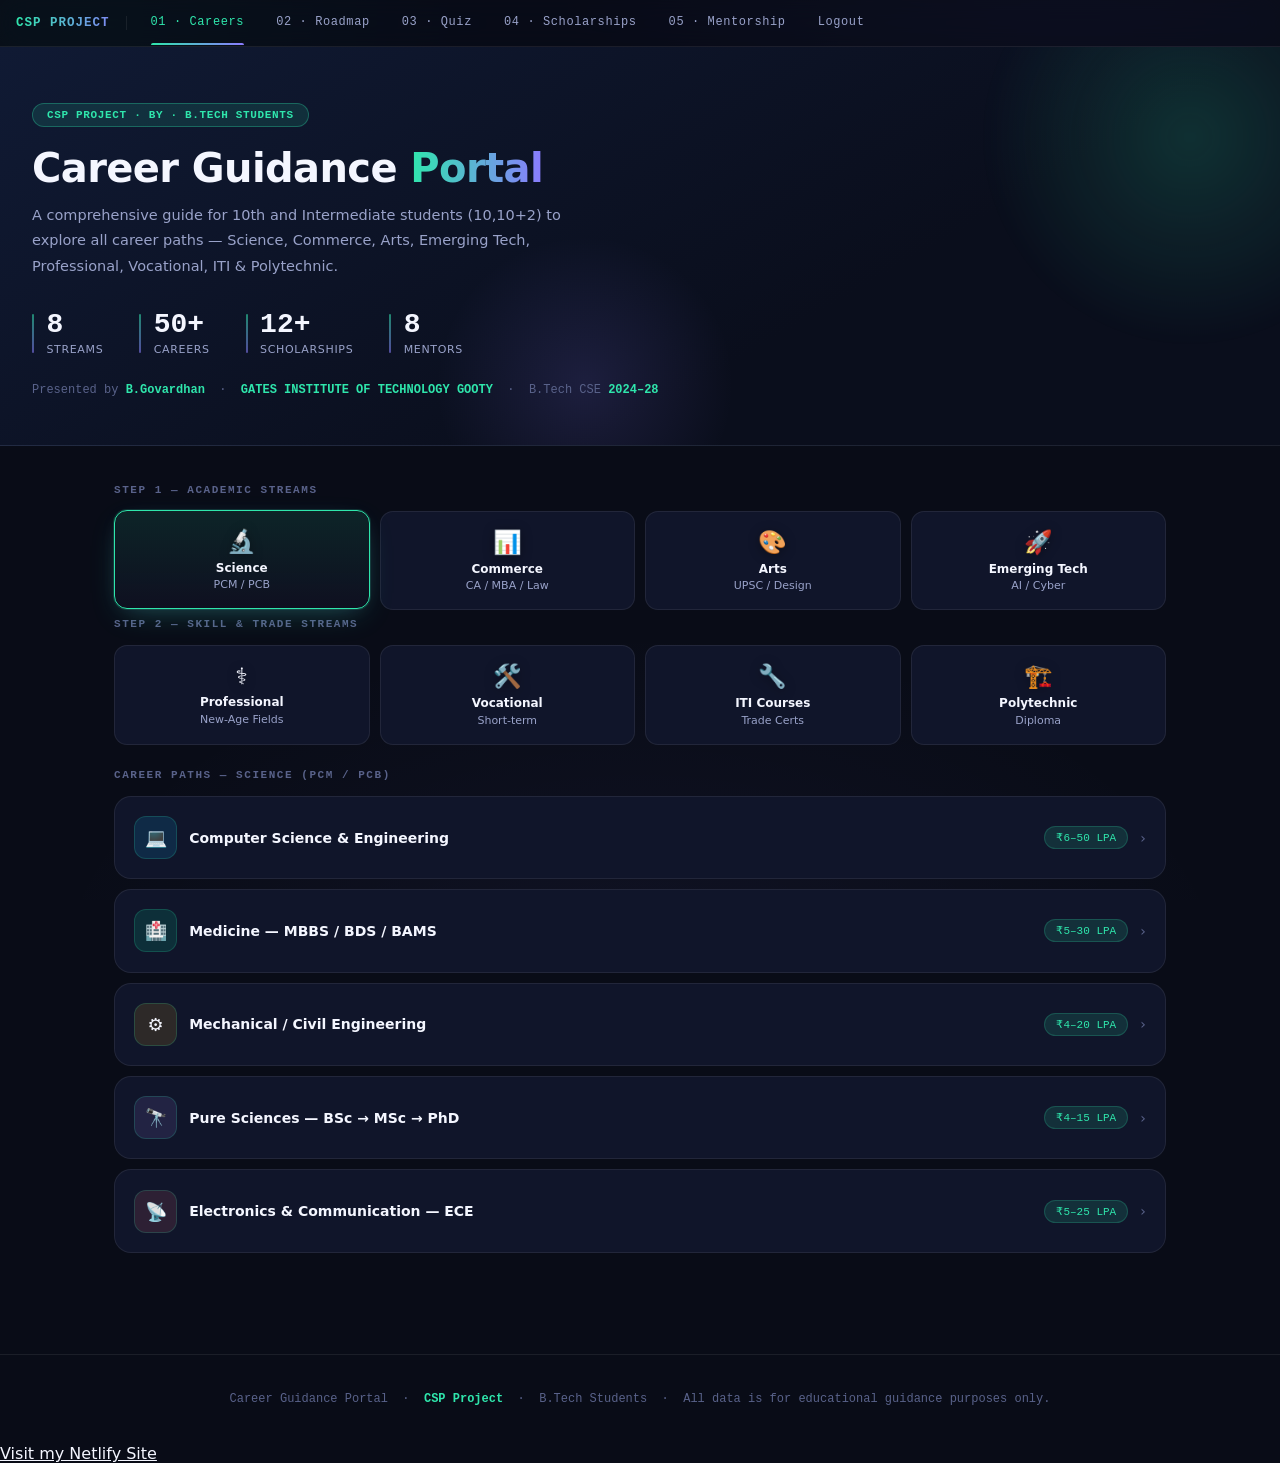
<file: index.html>
<!DOCTYPE html>
<html lang="en">
<head>
<meta charset="UTF-8">
<meta name="viewport" content="width=device-width, initial-scale=1.0">
<title>Career Guidance Portal — CSP Project By B.Tech Students</title>
<style>
/* ============================================================
   EDITABLE SETTINGS — change these to customise the portal
   ============================================================ */
:root {
  --accent:        #2dce88;   /* Main green accent — change to any colour */
  --accent2:       #0ea5e9;   /* Blue accent */
  --bg-page:       #080e23;   /* Page background */
  --bg-card:       #0a162f;   /* Card background */
  --bg-card2:      #051233;   /* Secondary card */
  --bg-nav:        #0f1325;   /* Nav bar */
  --text-primary:  #f0f4ff;   /* Main text */
  --text-sec:      #8b9ab8;   /* Muted text */
  --text-hint:     #4a5878;   /* Hint text */
  --border:        rgba(255,255,255,0.07); /* Card borders */
  --border-hover:  rgba(0,200,150,0.3);   /* Hover border */
  --font:          'Segoe UI', system-ui, sans-serif;
  --font-mono:     'Consolas', 'Courier New', monospace;

  /* EDITABLE: Project info shown in hero */
  --project-name:  "Career Guidance Portal";
  --college-name:  "GATES INSTITUTE OF TECHNOLOGY GOOTY";
  --batch:         "B.Tech CSE 2024–28";
}
/* ============================================================ */

*{box-sizing:border-box;margin:0;padding:0}
html{scroll-behavior:smooth}
body{font-family:var(--font);background:var(--bg-page);color:var(--text-primary);min-height:100vh}

/* SCROLLBAR */
::-webkit-scrollbar{width:6px;height:6px}
::-webkit-scrollbar-track{background:var(--bg-page)}
::-webkit-scrollbar-thumb{background:var(--accent);border-radius:3px}

/* NAV */
.topbar{background:var(--bg-nav);border-bottom:1px solid var(--border);position:sticky;top:0;z-index:100;display:flex;align-items:center;gap:0;padding:0 1rem;overflow-x:auto;scrollbar-width:none}
.topbar::-webkit-scrollbar{display:none}
.logo{font-size:13px;font-family:var(--font-mono);color:var(--accent);padding:0 1rem 0 0;border-right:1px solid var(--border);margin-right:.5rem;white-space:nowrap;flex-shrink:0}
.navbtn{padding:14px 16px;font-size:12px;font-family:var(--font-mono);color:var(--text-sec);background:none;border:none;cursor:pointer;white-space:nowrap;border-bottom:2px solid transparent;transition:all .15s;letter-spacing:.04em}
.navbtn:hover{color:var(--text-primary)}
.navbtn.act{color:var(--accent);border-bottom-color:var(--accent)}

/* HERO */
.hero{background:linear-gradient(135deg,#0d1a30 0%,#0b0f1a 60%);padding:3rem 2rem 2.5rem;position:relative;overflow:hidden;border-bottom:1px solid var(--border)}
.hero::before{content:'';position:absolute;right:-80px;top:-80px;width:320px;height:320px;border-radius:50%;background:radial-gradient(circle,rgba(0,200,150,.08),transparent 70%)}
.hero::after{content:'';position:absolute;left:40%;bottom:-40px;width:200px;height:200px;border-radius:50%;background:radial-gradient(circle,rgba(14,165,233,.05),transparent 70%)}
.hbadge{display:inline-block;background:rgba(0,200,150,.12);border:1px solid rgba(0,200,150,.25);color:var(--accent);font-size:11px;font-family:var(--font-mono);padding:4px 14px;border-radius:20px;margin-bottom:1rem;letter-spacing:.05em}
.htitle{font-size:clamp(22px,4vw,36px);font-weight:700;color:var(--text-primary);line-height:1.2;margin-bottom:.6rem;position:relative;z-index:1}
.htitle span{color:var(--accent)}
.hsub{font-size:14px;color:var(--text-sec);line-height:1.7;max-width:560px;position:relative;z-index:1}
.hstats{display:flex;gap:2rem;margin-top:1.75rem;flex-wrap:wrap;position:relative;z-index:1}
.hstat .n{font-size:26px;font-weight:700;color:var(--text-primary);font-family:var(--font-mono);line-height:1}
.hstat .l{font-size:11px;color:var(--text-sec);margin-top:3px;letter-spacing:.04em}
.hteam{margin-top:1.5rem;font-size:12px;color:var(--text-hint);font-family:var(--font-mono)}
.hteam span{color:var(--accent)}

/* MAIN */
.main{max-width:1100px;margin:0 auto;padding:2rem 1.5rem}

/* SECTION */
.section{display:none}.section.show{display:block}
.seclabel{font-size:11px;font-family:var(--font-mono);color:var(--text-hint);letter-spacing:.12em;text-transform:uppercase;margin-bottom:.875rem}

/* STREAM TABS */
.streamrow{display:grid;grid-template-columns:repeat(4,1fr);gap:8px;margin-bottom:.5rem}
.stab{background:var(--bg-card);border:1px solid var(--border);border-radius:12px;padding:.875rem .5rem;cursor:pointer;text-align:center;transition:all .15s}
.stab:hover{border-color:var(--border-hover)}
.stab.act{border-color:var(--accent);background:rgba(0,200,150,.06)}
.stab .si{font-size:22px;margin-bottom:5px}
.stab .sn{font-size:12px;font-weight:500;color:var(--text-primary);line-height:1.3}
.stab .sd{font-size:11px;color:var(--text-sec);margin-top:2px}

/* CAREER CARDS */
.ccard{background:var(--bg-card);border:1px solid var(--border);border-radius:14px;padding:1.1rem;margin-bottom:10px;cursor:pointer;transition:border-color .15s}
.ccard:hover{border-color:var(--border-hover)}
.ccard.open{border-color:var(--accent)}
.crow{display:flex;align-items:center;gap:11px}
.cicn{width:40px;height:40px;border-radius:10px;display:flex;align-items:center;justify-content:center;font-size:18px;flex-shrink:0}
.ctitle{font-size:14px;font-weight:500;color:var(--text-primary);flex:1}
.cbadge{font-size:11px;padding:3px 10px;border-radius:20px;font-family:var(--font-mono);background:rgba(0,200,150,.12);color:var(--accent);white-space:nowrap}
.carr{color:var(--text-hint);font-size:14px;transition:transform .2s}
.ccard.open .carr{transform:rotate(90deg)}
.cdetail{display:none;margin-top:.875rem;padding-top:.875rem;border-top:1px solid var(--border)}
.ccard.open .cdetail{display:block}
.csub{font-size:13px;color:var(--text-sec);line-height:1.7;margin-bottom:.875rem}
.dtags{display:flex;flex-wrap:wrap;gap:6px;margin-bottom:.875rem}
.dtag{font-size:11px;padding:3px 10px;border-radius:20px;font-family:var(--font-mono);border:1px solid}
.tblue{background:rgba(14,165,233,.1);border-color:rgba(14,165,233,.3);color:#38bdf8}
.tgreen{background:rgba(0,200,150,.1);border-color:rgba(0,200,150,.3);color:#00c896}
.tamber{background:rgba(251,191,36,.1);border-color:rgba(251,191,36,.3);color:#fbbf24}
.tpurple{background:rgba(167,139,250,.1);border-color:rgba(167,139,250,.3);color:#a78bfa}
.tcoral{background:rgba(251,113,133,.1);border-color:rgba(251,113,133,.3);color:#fb7185}
.tgray{background:rgba(148,163,184,.1);border-color:rgba(148,163,184,.3);color:#94a3b8}

.dg2{display:grid;grid-template-columns:1fr 1fr;gap:8px;margin-bottom:.875rem}
.dbox{background:var(--bg-card2);border-radius:10px;padding:.75rem;border:1px solid var(--border)}
.dh{font-size:11px;font-family:var(--font-mono);margin-bottom:.5rem;font-weight:500}
.dh.g{color:var(--accent)}.dh.r{color:#fbbf24}
.drow{font-size:12px;color:var(--text-sec);display:flex;gap:6px;margin-bottom:4px;line-height:1.5}
.drow.g::before{content:'▸';color:var(--accent);flex-shrink:0}
.drow.r::before{content:'▸';color:#fbbf24;flex-shrink:0}

.scopebar{margin-bottom:.5rem}
.sbrow{display:flex;justify-content:space-between;margin-bottom:4px}
.sbrow span{font-size:11px;color:var(--text-sec)}
.sbrow strong{font-size:11px;color:var(--text-primary)}
.bar{height:5px;background:rgba(255,255,255,.06);border-radius:4px;overflow:hidden}
.bf{height:100%;border-radius:4px;background:var(--accent);transition:width 1s ease}

/* ROADMAP */
.rmsteps{position:relative;padding-left:24px}
.rmstep{position:relative;margin-bottom:1.1rem}
.rmstep::before{content:'';position:absolute;left:-18px;top:5px;width:10px;height:10px;border-radius:50%;background:var(--accent);border:2px solid var(--bg-page);box-shadow:0 0 0 2px var(--accent)}
.rmstep::after{content:'';position:absolute;left:-14px;top:15px;width:2px;height:calc(100% + 4px);background:rgba(0,200,150,.2)}
.rmstep:last-child::after{display:none}
.ryear{font-size:11px;font-family:var(--font-mono);color:var(--accent);margin-bottom:2px}
.rtitle{font-size:14px;font-weight:500;color:var(--text-primary);margin-bottom:3px}
.rdesc{font-size:13px;color:var(--text-sec);line-height:1.6}

/* QUIZ */
.qwrap{background:var(--bg-card);border:1px solid var(--border);border-radius:16px;padding:1.75rem}
.qpbar{height:4px;background:rgba(255,255,255,.06);border-radius:4px;margin-bottom:1.25rem;overflow:hidden}
.qpfill{height:100%;background:var(--accent);border-radius:4px;transition:width .4s}
.qnum{font-size:11px;font-family:var(--font-mono);color:var(--text-hint);margin-bottom:.5rem}
.qtext{font-size:16px;font-weight:500;color:var(--text-primary);margin-bottom:1.25rem;line-height:1.55}
.qopts{display:flex;flex-direction:column;gap:8px}
.qopt{background:var(--bg-card2);border:1px solid var(--border);border-radius:10px;padding:.875rem 1.1rem;cursor:pointer;font-size:13px;color:var(--text-sec);transition:all .15s;text-align:left;font-family:var(--font)}
.qopt:hover{border-color:var(--border-hover);color:var(--text-primary)}
.qopt.sel{border-color:var(--accent);background:rgba(0,200,150,.08);color:var(--text-primary)}
.qnext{margin-top:1.1rem;background:var(--accent);color:#06151a;border:none;border-radius:10px;padding:.7rem 1.75rem;font-size:13px;font-weight:700;cursor:pointer;font-family:var(--font);transition:opacity .2s}
.qnext:disabled{opacity:.3;cursor:not-allowed}
.qresult{text-align:center;padding:1rem 0}
.qresult .big{font-size:48px;margin-bottom:.75rem}
.qresult .rtitle{font-size:20px;font-weight:700;color:var(--accent);margin-bottom:.75rem}
.qresult .rsub{font-size:14px;color:var(--text-sec);line-height:1.7;margin-bottom:1.25rem;max-width:500px;margin-left:auto;margin-right:auto}
.qresult .retake{background:transparent;border:1px solid rgba(0,200,150,.35);color:var(--accent);border-radius:10px;padding:.55rem 1.25rem;font-size:13px;cursor:pointer;font-family:var(--font)}

/* SCHOLARSHIPS */
.schcard{background:var(--bg-card);border:1px solid var(--border);border-radius:14px;padding:1.1rem;margin-bottom:10px}
.schhead{display:flex;justify-content:space-between;align-items:flex-start;gap:10px;margin-bottom:.5rem}
.schtitle{font-size:14px;font-weight:500;color:var(--text-primary)}
.schamt{font-size:11px;font-family:var(--font-mono);color:var(--accent);background:rgba(0,200,150,.1);border:1px solid rgba(0,200,150,.2);padding:3px 10px;border-radius:20px;white-space:nowrap}
.schdesc{font-size:13px;color:var(--text-sec);line-height:1.6;margin-bottom:.5rem}
.scheli{font-size:12px;color:var(--text-hint)}
.scheli strong{color:var(--text-sec)}

/* MENTORSHIP */
.mentcard{background:var(--bg-card);border:1px solid var(--border);border-radius:14px;padding:1.1rem;margin-bottom:10px;display:flex;gap:14px}
.mavatar{width:46px;height:46px;border-radius:50%;display:flex;align-items:center;justify-content:center;font-size:15px;font-weight:700;flex-shrink:0;letter-spacing:.03em}
.mname{font-size:14px;font-weight:500;color:var(--text-primary);margin-bottom:2px}
.mrole{font-size:12px;color:var(--text-sec);margin-bottom:.6rem}
.mqoute{font-size:13px;color:var(--text-sec);line-height:1.6;font-style:italic;border-left:2px solid var(--accent);padding-left:.875rem;margin-bottom:.5rem}
.mtopic{font-size:11px;font-family:var(--font-mono);color:var(--accent)}

/* GRID LAYOUTS */
.grid4{display:grid;grid-template-columns:repeat(auto-fit,minmax(180px,1fr));gap:10px;margin-bottom:1.5rem}
.mcard{background:var(--bg-card);border:1px solid var(--border);border-radius:12px;padding:1.1rem}
.mcard .ml{font-size:11px;color:var(--text-hint);margin-bottom:4px;font-family:var(--font-mono)}
.mcard .mv{font-size:22px;font-weight:700;color:var(--text-primary);line-height:1}
.mcard .ms{font-size:12px;color:var(--text-sec);margin-top:3px}

/* TIPS */
.tip{background:var(--bg-card);border:1px solid var(--border);border-left:3px solid var(--accent);border-radius:0 10px 10px 0;padding:.875rem 1.1rem;margin-bottom:8px;font-size:13px;color:var(--text-sec);line-height:1.65}
.tip strong{color:var(--text-primary);font-weight:500}

/* FOOTER */
.footer{text-align:center;padding:2rem;font-size:12px;color:var(--text-hint);border-top:1px solid var(--border);margin-top:3rem;font-family:var(--font-mono)}
.footer span{color:var(--accent)}

/* RESPONSIVE */
@media(max-width:640px){
  .streamrow{grid-template-columns:repeat(2,1fr)}
  .dg2{grid-template-columns:1fr}
  .hstats{gap:1.25rem}
  .main{padding:1.5rem 1rem}
}

@import url('https://fonts.googleapis.com/css2?family=Inter:wght@400;500;600;700;800&family=JetBrains+Mono:wght@400;500;600;700&display=swap');

/* ============================================================
   EDITABLE SETTINGS — change these to customise the portal
   ============================================================ */
:root {
  --accent:        #2fe6ac;   /* Main accent — emerald. Change to any colour */
  --accent-2:      #8b7bff;   /* Secondary accent — electric violet, used for gradients/glow */
  --accent-rgb:    47,230,172;
  --accent-2-rgb:  139,123,255;

  --bg-page:       #090c17;   /* Page background */
  --bg-card:       #10152a;   /* Card background */
  --bg-card2:      #0b0f1e;   /* Secondary card / inset panel */
  --bg-nav:        rgba(9,12,23,.72);  /* Nav bar (glass) */
  --bg-elevated:   #151b36;   /* Hover / raised surfaces */

  --text-primary:  #f4f6ff;   /* Main text */
  --text-sec:      #99a2c9;   /* Muted text */
  --text-hint:     #59628a;   /* Hint text */

  --border:        rgba(255,255,255,.075);  /* Card borders */
  --border-hover:  rgba(47,230,172,.4);     /* Hover border */

  --font:          'Inter', 'Segoe UI', system-ui, sans-serif;
  --font-mono:     'JetBrains Mono', 'Consolas', 'Courier New', monospace;

  --r-sm:  9px;
  --r-md:  13px;
  --r-lg:  17px;
  --r-xl:  24px;

  --ease:      cubic-bezier(.4,0,.2,1);
  --ease-out:  cubic-bezier(.16,1,.3,1);

  --shadow-sm:   0 1px 2px rgba(0,0,0,.45);
  --shadow-md:   0 10px 28px -10px rgba(0,0,0,.6);
  --shadow-glow: 0 0 0 1px rgba(var(--accent-rgb),.16),
                 0 10px 32px -10px rgba(var(--accent-rgb),.30),
                 0 4px 22px -10px rgba(var(--accent-2-rgb),.22);
}
/* ============================================================ */

*{box-sizing:border-box;margin:0;padding:0}
html{scroll-behavior:smooth}
body{
  font-family:var(--font);
  background:
    radial-gradient(900px 480px at 84% -8%, rgba(var(--accent-2-rgb),.13), transparent 60%),
    radial-gradient(760px 440px at 6% 2%, rgba(var(--accent-rgb),.09), transparent 55%),
    radial-gradient(1000px 600px at 50% 110%, rgba(var(--accent-2-rgb),.06), transparent 60%),
    var(--bg-page);
  background-attachment:fixed;
  color:var(--text-primary);
  min-height:100vh;
  -webkit-font-smoothing:antialiased;
  text-rendering:optimizeLegibility;
}

::selection{background:rgba(var(--accent-rgb),.35);color:#fff}

a{color:inherit}
button{font-family:inherit}
:focus-visible{outline:2px solid var(--accent);outline-offset:2px;border-radius:4px}

/* SCROLLBAR */
::-webkit-scrollbar{width:7px;height:7px}
::-webkit-scrollbar-track{background:transparent}
::-webkit-scrollbar-thumb{background:linear-gradient(var(--accent),var(--accent-2));border-radius:4px}

/* NAV */
.topbar{
  background:var(--bg-nav);
  backdrop-filter:blur(16px) saturate(1.5);
  -webkit-backdrop-filter:blur(16px) saturate(1.5);
  border-bottom:1px solid var(--border);
  position:sticky;top:0;z-index:100;
  display:flex;align-items:center;gap:0;
  padding:0 1rem;overflow-x:auto;scrollbar-width:none;
}
.topbar::-webkit-scrollbar{display:none}
.logo{
  font-size:12.5px;font-family:var(--font-mono);font-weight:700;
  background:linear-gradient(90deg,var(--accent),var(--accent-2));
  -webkit-background-clip:text;background-clip:text;color:transparent;
  letter-spacing:.08em;
  padding:0 1rem 0 0;border-right:1px solid var(--border);margin-right:.5rem;
  white-space:nowrap;flex-shrink:0;
}
.navbtn{
  position:relative;
  padding:15px 16px;font-size:12px;font-family:var(--font-mono);font-weight:500;
  color:var(--text-sec);background:none;border:none;cursor:pointer;
  white-space:nowrap;border-bottom:2px solid transparent;
  transition:color .18s var(--ease), border-color .18s var(--ease);
  letter-spacing:.05em;
}
.navbtn:hover{color:var(--text-primary)}
.navbtn.act{color:var(--accent);border-bottom-color:transparent}
.navbtn.act::after{
  content:'';position:absolute;left:16px;right:16px;bottom:-1px;height:2px;
  background:linear-gradient(90deg,var(--accent),var(--accent-2));
  border-radius:2px 2px 0 0;
}

/* HERO */
.hero{
  background:linear-gradient(150deg,#101a34 0%,#0a0e1c 65%);
  padding:3.5rem 2rem 3rem;
  position:relative;overflow:hidden;
  border-bottom:1px solid var(--border);
}
.hero::before{
  content:'';position:absolute;right:-120px;top:-120px;width:420px;height:420px;border-radius:50%;
  background:radial-gradient(circle,rgba(var(--accent-rgb),.16),transparent 70%);
  filter:blur(6px);
}
.hero::after{
  content:'';position:absolute;left:34%;bottom:-90px;width:300px;height:300px;border-radius:50%;
  background:radial-gradient(circle,rgba(var(--accent-2-rgb),.14),transparent 70%);
}
.hbadge{
  display:inline-flex;align-items:center;gap:6px;
  background:rgba(var(--accent-rgb),.12);border:1px solid rgba(var(--accent-rgb),.3);
  color:var(--accent);font-size:11px;font-weight:600;font-family:var(--font-mono);
  padding:5px 14px;border-radius:20px;margin-bottom:1.15rem;letter-spacing:.06em;
  position:relative;z-index:1;
}
.htitle{
  font-size:clamp(25px,4.2vw,40px);font-weight:800;color:var(--text-primary);
  line-height:1.16;margin-bottom:.7rem;position:relative;z-index:1;letter-spacing:-.015em;
}
.htitle span{
  background:linear-gradient(90deg,var(--accent),var(--accent-2));
  -webkit-background-clip:text;background-clip:text;color:transparent;
}
.hsub{font-size:14.5px;color:var(--text-sec);line-height:1.75;max-width:560px;position:relative;z-index:1}
.hstats{display:flex;gap:2.25rem;margin-top:2rem;flex-wrap:wrap;position:relative;z-index:1}
.hstat{position:relative;padding-left:.9rem}
.hstat::before{content:'';position:absolute;left:0;top:3px;bottom:3px;width:2px;border-radius:2px;background:linear-gradient(var(--accent),var(--accent-2));opacity:.55}
.hstat .n{font-size:28px;font-weight:800;color:var(--text-primary);font-family:var(--font-mono);line-height:1}
.hstat .l{font-size:11px;color:var(--text-sec);margin-top:4px;letter-spacing:.06em;text-transform:uppercase}
.hteam{margin-top:1.7rem;font-size:12px;color:var(--text-hint);font-family:var(--font-mono);position:relative;z-index:1}
.hteam span{color:var(--accent);font-weight:600}

/* MAIN */
.main{max-width:1100px;margin:0 auto;padding:2.35rem 1.5rem}

/* SECTION */
.section{display:none}.section.show{display:block;animation:secfade .35s var(--ease-out)}
@keyframes secfade{from{opacity:0;transform:translateY(7px)}to{opacity:1;transform:none}}
.seclabel{
  font-size:11px;font-family:var(--font-mono);font-weight:600;color:var(--text-hint);
  letter-spacing:.14em;text-transform:uppercase;margin-bottom:.95rem;
}

/* STREAM TABS */
.streamrow{display:grid;grid-template-columns:repeat(4,1fr);gap:10px;margin-bottom:.5rem}
.stab{
  background:var(--bg-card);border:1px solid var(--border);border-radius:var(--r-md);
  padding:1.05rem .6rem;cursor:pointer;text-align:center;
  transition:border-color .18s var(--ease), background .18s var(--ease), transform .18s var(--ease), box-shadow .18s var(--ease);
}
.stab:hover{border-color:var(--border-hover);transform:translateY(-3px)}
.stab.act{
  border-color:var(--accent);
  background:linear-gradient(180deg,rgba(var(--accent-rgb),.11),rgba(var(--accent-2-rgb),.04));
  box-shadow:var(--shadow-glow);
  transform:translateY(-1px);
}
.stab .si{font-size:23px;margin-bottom:6px;filter:drop-shadow(0 2px 6px rgba(0,0,0,.35))}
.stab .sn{font-size:12px;font-weight:600;color:var(--text-primary);line-height:1.3}
.stab .sd{font-size:11px;color:var(--text-sec);margin-top:2px}

/* CAREER CARDS */
.ccard{
  background:var(--bg-card);border:1px solid var(--border);border-radius:var(--r-lg);
  padding:1.2rem;margin-bottom:10px;cursor:pointer;
  transition:border-color .18s var(--ease), box-shadow .18s var(--ease), transform .18s var(--ease);
}
.ccard:hover{border-color:var(--border-hover);transform:translateY(-1px)}
.ccard.open{border-color:var(--accent);box-shadow:var(--shadow-glow)}
.crow{display:flex;align-items:center;gap:12px}
.cicn{
  width:43px;height:43px;border-radius:12px;display:flex;align-items:center;justify-content:center;
  font-size:18px;flex-shrink:0;
  background:linear-gradient(135deg,rgba(var(--accent-rgb),.16),rgba(var(--accent-2-rgb),.12));
  border:1px solid rgba(var(--accent-rgb),.18);
}
.ctitle{font-size:14px;font-weight:600;color:var(--text-primary);flex:1}
.cbadge{
  font-size:11px;padding:4px 11px;border-radius:20px;font-family:var(--font-mono);font-weight:500;
  background:rgba(var(--accent-rgb),.13);color:var(--accent);white-space:nowrap;
  border:1px solid rgba(var(--accent-rgb),.2);
}
.carr{color:var(--text-hint);font-size:14px;transition:transform .22s var(--ease-out)}
.ccard.open .carr{transform:rotate(90deg);color:var(--accent)}
.cdetail{display:none;margin-top:.95rem;padding-top:.95rem;border-top:1px solid var(--border)}
.ccard.open .cdetail{display:block;animation:secfade .25s var(--ease-out)}
.csub{font-size:13px;color:var(--text-sec);line-height:1.75;margin-bottom:.9rem}

.dtags{display:flex;flex-wrap:wrap;gap:6px;margin-bottom:.9rem}
.dtag{font-size:11px;font-weight:500;padding:4px 11px;border-radius:20px;font-family:var(--font-mono);border:1px solid}
.tblue{background:rgba(56,189,248,.10);border-color:rgba(56,189,248,.3);color:#5fc9fb}
.tgreen{background:rgba(47,230,172,.10);border-color:rgba(47,230,172,.3);color:var(--accent)}
.tamber{background:rgba(251,191,36,.10);border-color:rgba(251,191,36,.3);color:#fbbf24}
.tpurple{background:rgba(139,123,255,.12);border-color:rgba(139,123,255,.34);color:#ab9fff}
.tcoral{background:rgba(251,113,133,.10);border-color:rgba(251,113,133,.3);color:#fb7185}
.tgray{background:rgba(148,163,184,.10);border-color:rgba(148,163,184,.3);color:#94a3b8}

.dg2{display:grid;grid-template-columns:1fr 1fr;gap:8px;margin-bottom:.9rem}
.dbox{background:var(--bg-card2);border-radius:var(--r-sm);padding:.85rem;border:1px solid var(--border)}
.dh{font-size:11px;font-family:var(--font-mono);margin-bottom:.55rem;font-weight:600;letter-spacing:.02em}
.dh.g{color:var(--accent)}.dh.r{color:#fbbf24}
.drow{font-size:12px;color:var(--text-sec);display:flex;gap:6px;margin-bottom:5px;line-height:1.55}
.drow.g::before{content:'▸';color:var(--accent);flex-shrink:0}
.drow.r::before{content:'▸';color:#fbbf24;flex-shrink:0}

.scopebar{margin-bottom:.5rem}
.sbrow{display:flex;justify-content:space-between;margin-bottom:5px}
.sbrow span{font-size:11px;color:var(--text-sec)}
.sbrow strong{font-size:11px;color:var(--text-primary);font-weight:600}
.bar{height:6px;background:rgba(255,255,255,.06);border-radius:4px;overflow:hidden}
.bf{height:100%;border-radius:4px;background:linear-gradient(90deg,var(--accent),var(--accent-2));transition:width 1s var(--ease-out)}

/* ROADMAP */
.rmsteps{position:relative;padding-left:26px}
.rmstep{position:relative;margin-bottom:1.2rem}
.rmstep::before{
  content:'';position:absolute;left:-20px;top:5px;width:11px;height:11px;border-radius:50%;
  background:linear-gradient(135deg,var(--accent),var(--accent-2));
  border:2px solid var(--bg-page);box-shadow:0 0 0 3px rgba(var(--accent-rgb),.22);
}
.rmstep::after{
  content:'';position:absolute;left:-15px;top:16px;width:2px;height:calc(100% + 4px);
  background:linear-gradient(rgba(var(--accent-rgb),.35),rgba(var(--accent-2-rgb),.05));
}
.rmstep:last-child::after{display:none}
.ryear{font-size:11px;font-family:var(--font-mono);font-weight:600;color:var(--accent);margin-bottom:2px}
.rtitle{font-size:14.5px;font-weight:600;color:var(--text-primary);margin-bottom:3px}
.rdesc{font-size:13px;color:var(--text-sec);line-height:1.65}

/* QUIZ */
.qwrap{
  background:var(--bg-card);border:1px solid var(--border);border-radius:var(--r-xl);
  padding:1.9rem;box-shadow:var(--shadow-md);
}
.qpbar{height:5px;background:rgba(255,255,255,.06);border-radius:4px;margin-bottom:1.35rem;overflow:hidden}
.qpfill{height:100%;background:linear-gradient(90deg,var(--accent),var(--accent-2));border-radius:4px;transition:width .4s var(--ease-out)}
.qnum{font-size:11px;font-family:var(--font-mono);color:var(--text-hint);margin-bottom:.5rem;letter-spacing:.05em}
.qtext{font-size:16.5px;font-weight:600;color:var(--text-primary);margin-bottom:1.35rem;line-height:1.55}
.qopts{display:flex;flex-direction:column;gap:8px}
.qopt{
  background:var(--bg-card2);border:1px solid var(--border);border-radius:var(--r-md);
  padding:.9rem 1.15rem;cursor:pointer;font-size:13px;color:var(--text-sec);
  transition:border-color .15s var(--ease), background .15s var(--ease), color .15s var(--ease), transform .15s var(--ease);
  text-align:left;font-family:var(--font);
}
.qopt:hover{border-color:var(--border-hover);color:var(--text-primary);transform:translateX(2px)}
.qopt.sel{border-color:var(--accent);background:linear-gradient(90deg,rgba(var(--accent-rgb),.12),rgba(var(--accent-2-rgb),.06));color:var(--text-primary)}
.qnext{
  margin-top:1.2rem;background:linear-gradient(90deg,var(--accent),var(--accent-2));
  color:#06151a;border:none;border-radius:var(--r-md);padding:.78rem 1.9rem;
  font-size:13px;font-weight:700;cursor:pointer;font-family:var(--font);
  transition:opacity .2s var(--ease), transform .15s var(--ease), box-shadow .2s var(--ease);
}
.qnext:hover:not(:disabled){transform:translateY(-1px);box-shadow:0 8px 22px -8px rgba(var(--accent-rgb),.5)}
.qnext:disabled{opacity:.3;cursor:not-allowed}
.qresult{text-align:center;padding:1rem 0}
.qresult .big{font-size:52px;margin-bottom:.85rem;filter:drop-shadow(0 4px 18px rgba(var(--accent-rgb),.4))}
.qresult .rtitle{font-size:22px;font-weight:800;
  background:linear-gradient(90deg,var(--accent),var(--accent-2));
  -webkit-background-clip:text;background-clip:text;color:transparent;
  margin-bottom:.85rem}
.qresult .rsub{font-size:14px;color:var(--text-sec);line-height:1.75;margin-bottom:1.35rem;max-width:500px;margin-left:auto;margin-right:auto}
.qresult .retake{
  background:transparent;border:1px solid rgba(var(--accent-rgb),.4);color:var(--accent);
  border-radius:var(--r-md);padding:.62rem 1.35rem;font-size:13px;font-weight:600;cursor:pointer;
  font-family:var(--font);transition:background .15s var(--ease), transform .15s var(--ease);
}
.qresult .retake:hover{background:rgba(var(--accent-rgb),.1);transform:translateY(-1px)}

/* SCHOLARSHIPS */
#schList{display:grid;grid-template-columns:repeat(auto-fit,minmax(280px,1fr));gap:12px}
.schcard{background:var(--bg-card);border:1px solid var(--border);border-radius:var(--r-lg);padding:1.2rem;margin-bottom:0;transition:border-color .18s var(--ease), transform .18s var(--ease)}
.schcard:hover{border-color:var(--border-hover);transform:translateY(-2px)}
.schhead{display:flex;justify-content:space-between;align-items:flex-start;gap:10px;margin-bottom:.6rem}
.schtitle{font-size:14px;font-weight:600;color:var(--text-primary)}
.schamt{
  font-size:11px;font-family:var(--font-mono);font-weight:500;color:var(--accent);
  background:rgba(var(--accent-rgb),.11);border:1px solid rgba(var(--accent-rgb),.24);
  padding:4px 11px;border-radius:20px;white-space:nowrap;
}
.schdesc{font-size:13px;color:var(--text-sec);line-height:1.65;margin-bottom:.6rem}
.scheli{font-size:12px;color:var(--text-hint)}
.scheli strong{color:var(--text-sec);font-weight:600}

/* MENTORSHIP */
#mentList{display:grid;grid-template-columns:repeat(auto-fit,minmax(300px,1fr));gap:12px}
.mentcard{
  background:var(--bg-card);border:1px solid var(--border);border-radius:var(--r-lg);
  padding:1.2rem;margin-bottom:0;display:flex;gap:14px;transition:border-color .18s var(--ease), transform .18s var(--ease);
}
.mentcard:hover{border-color:var(--border-hover);transform:translateY(-2px)}
.mavatar{
  width:48px;height:48px;border-radius:50%;display:flex;align-items:center;justify-content:center;
  font-size:15px;font-weight:700;flex-shrink:0;letter-spacing:.03em;box-shadow:var(--shadow-sm);
  background:linear-gradient(135deg,var(--accent),var(--accent-2));color:#06151a;
}
.mname{font-size:14px;font-weight:600;color:var(--text-primary);margin-bottom:2px}
.mrole{font-size:12px;color:var(--text-sec);margin-bottom:.7rem}
.mqoute{font-size:13px;color:var(--text-sec);line-height:1.65;font-style:italic;border-left:2px solid var(--accent);padding-left:.9rem;margin-bottom:.6rem}
.mtopic{font-size:11px;font-family:var(--font-mono);font-weight:500;color:var(--accent)}

/* GRID LAYOUTS */
.grid4{display:grid;grid-template-columns:repeat(auto-fit,minmax(180px,1fr));gap:11px;margin-bottom:1.7rem}
.mcard{background:var(--bg-card);border:1px solid var(--border);border-radius:var(--r-md);padding:1.2rem;transition:border-color .18s var(--ease), transform .18s var(--ease)}
.mcard:hover{border-color:var(--border-hover);transform:translateY(-2px)}
.mcard .ml{font-size:11px;color:var(--text-hint);margin-bottom:4px;font-family:var(--font-mono);letter-spacing:.04em}
.mcard .mv{font-size:24px;font-weight:800;color:var(--text-primary);line-height:1;font-family:var(--font-mono)}
.mcard .ms{font-size:12px;color:var(--text-sec);margin-top:4px}

/* TIPS */
.tip{
  background:var(--bg-card);border:1px solid var(--border);border-left:3px solid var(--accent);
  border-radius:0 var(--r-md) var(--r-md) 0;padding:.9rem 1.2rem;margin-bottom:8px;
  font-size:13px;color:var(--text-sec);line-height:1.7;
}
.tip strong{color:var(--text-primary);font-weight:600}

/* LOGOUT */
body > button[onclick="logout()"]{
  position:fixed;top:14px;right:18px;z-index:200;
  display:inline-flex;align-items:center;gap:7px;
  background:var(--bg-nav);
  backdrop-filter:blur(16px) saturate(1.5);
  -webkit-backdrop-filter:blur(16px) saturate(1.5);
  border:1px solid var(--border);border-radius:999px;
  padding:9px 16px 9px 14px;
  font-family:var(--font-mono);font-size:11.5px;font-weight:600;letter-spacing:.05em;
  color:var(--text-sec);cursor:pointer;
  box-shadow:var(--shadow-sm);
  transition:color .18s var(--ease), border-color .18s var(--ease), background .18s var(--ease), transform .15s var(--ease), box-shadow .18s var(--ease);
}
body > button[onclick="logout()"]::before{
  content:'';width:7px;height:7px;border-radius:50%;
  background:#fb7185;
  box-shadow:0 0 0 3px rgba(251,113,133,.18);
  flex-shrink:0;
}
body > button[onclick="logout()"]:hover{
  color:#fff;border-color:rgba(251,113,133,.45);
  background:rgba(251,113,133,.12);
  transform:translateY(-1px);
  box-shadow:0 8px 22px -10px rgba(251,113,133,.5);
}
body > button[onclick="logout()"]:active{transform:translateY(0)}

@media(max-width:640px){
  body > button[onclick="logout()"]{
    top:auto;bottom:16px;right:16px;
    padding:11px 14px;box-shadow:var(--shadow-md);
  }
}

/* FOOTER */
.footer{text-align:center;padding:2.35rem;font-size:12px;color:var(--text-hint);border-top:1px solid var(--border);margin-top:3.35rem;font-family:var(--font-mono)}
.footer span{color:var(--accent);font-weight:600}

/* RESPONSIVE */
@media(max-width:860px){
  #schList,#mentList{grid-template-columns:1fr}
}
@media(max-width:640px){
  .streamrow{grid-template-columns:repeat(2,1fr)}
  .dg2{grid-template-columns:1fr}
  .hstats{gap:1.4rem}
  .main{padding:1.7rem 1rem}
  .hero{padding:2.75rem 1.25rem 2.25rem}
}

@media (prefers-reduced-motion: reduce){
  *{animation-duration:.01ms !important;transition-duration:.01ms !important}
  html{scroll-behavior:auto}
}

/* Logout Button */
.logout-btn{
    margin-left:auto;
    padding:10px 18px;
    background:#e63946;
    color:#fff;
    border:none;
    border-radius:8px;
    font-size:13px;
    font-family:var(--font);
    font-weight:600;
    cursor:pointer;
    transition:0.3s ease;
}

.logout-btn:hover{
    background:#c1121f;
    transform:translateY(-2px);
    box-shadow:0 4px 10px rgba(230,57,70,0.4);
}

.logout-btn:active{
    transform:scale(0.98);
}
</style>
</head>
<body>

<!-- =====================================================
     EDITABLE: Change team names below
     ===================================================== -->
<div class="topbar">
  <div class="logo">CSP PROJECT</div>
  <button class="navbtn act" onclick="showPage('careers')">01 · Careers</button>
  <button class="navbtn" onclick="showPage('roadmap')">02 · Roadmap</button>
  <button class="navbtn" onclick="showPage('quiz')">03 · Quiz</button>
  <button class="navbtn" onclick="showPage('scholarships')">04 · Scholarships</button>
  <button class="navbtn" onclick="showPage('mentorship')">05 · Mentorship</button>

  <!-- Add this -->
    <button class="navbtn" onclick="logout()">Logout</button>
</div>

<div class="hero">
  <div class="hbadge">CSP PROJECT · BY · B.TECH STUDENTS</div>
  <!-- EDITABLE: Change the title and subtitle below -->
  <h1 class="htitle">Career Guidance <span>Portal</span></h1>
  <p class="hsub">
    A comprehensive guide for 10th and Intermediate students (10,10+2) to explore all career paths —
    Science, Commerce, Arts, Emerging Tech, Professional, Vocational, ITI &amp; Polytechnic.
  </p>
  <div class="hstats">
    <div class="hstat"><div class="n">8</div><div class="l">STREAMS</div></div>
    <div class="hstat"><div class="n">50+</div><div class="l">CAREERS</div></div>
    <div class="hstat"><div class="n">12+</div><div class="l">SCHOLARSHIPS</div></div>
    <div class="hstat"><div class="n">8</div><div class="l">MENTORS</div></div>
  </div>
  <!-- EDITABLE: Change team members below -->
  <div class="hteam">
    Presented by <span>B.Govardhan</span>
    &nbsp;·&nbsp; <span>GATES INSTITUTE OF TECHNOLOGY GOOTY</span> &nbsp;·&nbsp; B.Tech CSE <span>2024–28</span>
  </div>
</div>

<div class="main">

<!-- ==================== CAREERS PAGE ==================== -->
<div id="page-careers" class="section show">
  <div class="seclabel">Step 1 — Academic streams</div>
  <div class="streamrow" style="margin-bottom:8px">
    <div class="stab act" onclick="selectStream('science')" id="stab-science">
      <div class="si">🔬</div><div class="sn">Science</div><div class="sd">PCM / PCB</div>
    </div>
    <div class="stab" onclick="selectStream('commerce')" id="stab-commerce">
      <div class="si">📊</div><div class="sn">Commerce</div><div class="sd">CA / MBA / Law</div>
    </div>
    <div class="stab" onclick="selectStream('arts')" id="stab-arts">
      <div class="si">🎨</div><div class="sn">Arts</div><div class="sd">UPSC / Design</div>
    </div>
    <div class="stab" onclick="selectStream('emerging')" id="stab-emerging">
      <div class="si">🚀</div><div class="sn">Emerging Tech</div><div class="sd">AI / Cyber</div>
    </div>
  </div>
  <div class="seclabel">Step 2 — Skill &amp; trade streams</div>
  <div class="streamrow">
    <div class="stab" onclick="selectStream('professional')" id="stab-professional">
      <div class="si">⚕️</div><div class="sn">Professional</div><div class="sd">New-Age Fields</div>
    </div>
    <div class="stab" onclick="selectStream('vocational')" id="stab-vocational">
      <div class="si">🛠️</div><div class="sn">Vocational</div><div class="sd">Short-term</div>
    </div>
    <div class="stab" onclick="selectStream('iti')" id="stab-iti">
      <div class="si">🔧</div><div class="sn">ITI Courses</div><div class="sd">Trade Certs</div>
    </div>
    <div class="stab" onclick="selectStream('poly')" id="stab-poly">
      <div class="si">🏗️</div><div class="sn">Polytechnic</div><div class="sd">Diploma</div>
    </div>
  </div>
  <div class="seclabel" id="careerHeading" style="margin-top:1.5rem">Career paths — Science</div>
  <div id="careerList"></div>
</div>

<!-- ==================== ROADMAP PAGE ==================== -->
<div id="page-roadmap" class="section">
  <div class="seclabel">Academic streams</div>
  <div class="streamrow" style="margin-bottom:8px">
    <div class="stab act" onclick="selectRoadmap('science')" id="rtab-science"><div class="si">🔬</div><div class="sn">Science</div></div>
    <div class="stab" onclick="selectRoadmap('commerce')" id="rtab-commerce"><div class="si">📊</div><div class="sn">Commerce</div></div>
    <div class="stab" onclick="selectRoadmap('arts')" id="rtab-arts"><div class="si">🎨</div><div class="sn">Arts</div></div>
    <div class="stab" onclick="selectRoadmap('emerging')" id="rtab-emerging"><div class="si">🚀</div><div class="sn">Emerging</div></div>
  </div>
  <div class="seclabel">Skill &amp; trade streams</div>
  <div class="streamrow">
    <div class="stab" onclick="selectRoadmap('professional')" id="rtab-professional"><div class="si">⚕️</div><div class="sn">Professional</div></div>
    <div class="stab" onclick="selectRoadmap('vocational')" id="rtab-vocational"><div class="si">🛠️</div><div class="sn">Vocational</div></div>
    <div class="stab" onclick="selectRoadmap('iti')" id="rtab-iti"><div class="si">🔧</div><div class="sn">ITI</div></div>
    <div class="stab" onclick="selectRoadmap('poly')" id="rtab-poly"><div class="si">🏗️</div><div class="sn">Polytechnic</div></div>
  </div>
  <div class="seclabel" id="rmHeading" style="margin-top:1.5rem">Roadmap — Science stream</div>
  <div class="rmsteps" id="rmList"></div>
</div>

<!-- ==================== QUIZ PAGE ==================== -->
<div id="page-quiz" class="section">
  <div class="grid4">
    <div class="mcard"><div class="ml">QUESTIONS</div><div class="mv">6</div><div class="ms">aptitude based</div></div>
    <div class="mcard"><div class="ml">STREAMS COVERED</div><div class="mv">8</div><div class="ms">all paths</div></div>
    <div class="mcard"><div class="ml">RESULT</div><div class="mv">Instant</div><div class="ms">stream match</div></div>
    <div class="mcard"><div class="ml">RETAKES</div><div class="mv">Unlimited</div><div class="ms">try again anytime</div></div>
  </div>
  <div class="qwrap">
    <div class="qpbar"><div class="qpfill" id="qprog" style="width:0%"></div></div>
    <div class="qnum" id="qnum">Question 1 of 6</div>
    <div class="qtext" id="qtext"></div>
    <div class="qopts" id="qopts"></div>
    <div id="qresult" class="qresult" style="display:none"></div>
    <button class="qnext" id="qnext" disabled onclick="nextQ()">Next →</button>
  </div>
</div>

<!-- ==================== SCHOLARSHIPS PAGE ==================== -->
<div id="page-scholarships" class="section">
  <div class="seclabel">Government &amp; Private Scholarships for Intermediate / ITI / Diploma students</div>
  <div id="schList"></div>
</div>

<!-- ==================== MENTORSHIP PAGE ==================== -->
<div id="page-mentorship" class="section">
  <div class="seclabel">Learn from seniors &amp; working professionals</div>
  <div id="mentList"></div>
</div>

</div><!-- /main -->

<div class="footer">
  Career Guidance Portal &nbsp;·&nbsp; <span>CSP Project</span> &nbsp;·&nbsp; B.Tech Students &nbsp;·&nbsp;
  All data is for educational guidance purposes only.
</div>


<script>

  function logout() {
    localStorage.removeItem("loggedInUser");
    window.location.href = "login.html";
}
/* ================================================================
   DATA — EDITABLE: Add, remove or modify any career/roadmap/etc.
   ================================================================ */
const CAREERS = {
  science:{heading:'Career paths — Science (PCM / PCB)',careers:[
    {icon:'💻',bg:'rgba(14,165,233,.15)',title:'Computer Science & Engineering',salary:'₹6–50 LPA',sub:'Highest demand, highest salaries. Software dev, AI/ML, cloud computing. Every industry needs software engineers.',tags:[{t:'JEE / BITSAT',c:'tblue'},{t:'4yr B.Tech',c:'tgreen'},{t:'GATE / GRE',c:'tamber'}],scope:96,gains:['Highest salary ceiling in India','Remote work & global jobs','Multiple specialisations — AI, web, cloud','Fast career progression'],struggles:['Constant upskilling required','High competition at top companies','Work-life balance issues at startups','Needs strong DSA fundamentals']},
    {icon:'🏥',bg:'rgba(0,200,150,.15)',title:'Medicine — MBBS / BDS / BAMS',salary:'₹5–30 LPA',sub:'India\'s most respected profession. NEET-UG is the single gateway. Serve society directly every day.',tags:[{t:'NEET-UG',c:'tblue'},{t:'5.5yr MBBS',c:'tgreen'},{t:'PG Specialisation',c:'tamber'}],scope:88,gains:['Unmatched social respect','Govt hospital jobs available','Diverse specialisations','Always in demand — recession-proof'],struggles:['11+ yrs to become a specialist','Extremely high workload','Private seats cost ₹50L–1Cr','NEET is extremely competitive']},
    {icon:'⚙️',bg:'rgba(251,191,36,.12)',title:'Mechanical / Civil Engineering',salary:'₹4–20 LPA',sub:'Core engineering. Strong in PSU recruitment, defence, infrastructure. Civil backbone of India\'s construction boom.',tags:[{t:'JEE Main',c:'tblue'},{t:'GATE / UPSC ESE',c:'tamber'},{t:'PSU Jobs',c:'tgreen'}],scope:72,gains:['Strong PSU opportunities (BHEL, ONGC)','Stable long-term govt jobs','Infra boom = massive demand','Combine with MBA for growth'],struggles:['Starting salary lower vs IT','Field jobs in heat & tough conditions','GATE competition is high','Industry adoption of tech is slow']},
    {icon:'🔭',bg:'rgba(167,139,250,.12)',title:'Pure Sciences — BSc → MSc → PhD',salary:'₹4–15 LPA',sub:'Physics, Chemistry, Maths for those who love science. Leads to IISc, CSIR, ISRO, DRDO, international research.',tags:[{t:'IISc / IISER',c:'tpurple'},{t:'JEST / JAM',c:'tblue'},{t:'KVPY Fellowship',c:'tgreen'}],scope:60,gains:['Deep intellectual satisfaction','Research fellowships cover fees','Global research collaborations','ISRO / DRDO scientist roles'],struggles:['Long PhD journey (5–7 years)','Limited private sector variety','Low stipends during research','Constant publication pressure']},
    {icon:'📡',bg:'rgba(251,113,133,.12)',title:'Electronics & Communication — ECE',salary:'₹5–25 LPA',sub:'VLSI, embedded, telecom, semiconductors. India\'s chip push is creating massive ECE demand globally.',tags:[{t:'JEE / BITSAT',c:'tblue'},{t:'B.Tech ECE',c:'tgreen'},{t:'ISRO / DRDO',c:'tcoral'}],scope:82,gains:['Semiconductor & VLSI boom','Defence, ISRO, DRDO roles','HW + SW knowledge blend','Strong MS-abroad prospects'],struggles:['Highly specialised field','Core jobs harder without GATE/MS','Needs more than just degree','Technology evolves very rapidly']}
  ]},
  commerce:{heading:'Career paths — Commerce',careers:[
    {icon:'📋',bg:'rgba(251,191,36,.12)',title:'Chartered Accountancy — CA',salary:'₹7–40 LPA',sub:'India\'s most prestigious finance credential. Extremely rigorous but massively rewarding career.',tags:[{t:'CA Foundation',c:'tamber'},{t:'ICAI Exam',c:'tblue'},{t:'3–5 yr journey',c:'tgreen'}],scope:90,gains:['Very high earning potential','Own practice possible','Respected legal authority','Always in demand'],struggles:['Very high exam difficulty','Long articleship period','Multiple failure attempts common','Social life gets impacted']},
    {icon:'📈',bg:'rgba(14,165,233,.15)',title:'MBA — Finance / Marketing',salary:'₹8–50 LPA',sub:'Top B-schools — IIM, XLRI, SPJIMR. CAT / XAT transforms career trajectory completely.',tags:[{t:'CAT / XAT',c:'tblue'},{t:'IIM / XLRI',c:'tamber'},{t:'BBA → MBA',c:'tgreen'}],scope:88,gains:['Network of lifetime value','High corporate growth trajectory','Diverse career options','Leadership roles early'],struggles:['CAT cracking very competitive','₹20–25L fees at top IIMs','2yr gap from work','High pressure fast-paced culture']},
    {icon:'⚖️',bg:'rgba(167,139,250,.12)',title:'Law — BA LLB / B.Com LLB',salary:'₹5–30 LPA',sub:'Corporate law, taxation, IPR — growing as India\'s economy and startup ecosystem expands rapidly.',tags:[{t:'CLAT',c:'tpurple'},{t:'NLU Colleges',c:'tblue'},{t:'5yr Integrated',c:'tgreen'}],scope:78,gains:['Diverse practice areas','Own chambers possible','High social respect','Corporate law pays well'],struggles:['First years are low-paying','Long hours in litigation','Heavy research required','Client base takes years']},
    {icon:'🏦',bg:'rgba(0,200,150,.15)',title:'Banking & Finance — CFA / FRM',salary:'₹5–20 LPA',sub:'Investment banking, equity research, wealth management. CFA gives global mobility.',tags:[{t:'CFA Level 1–3',c:'tgreen'},{t:'RBI Grade B',c:'tblue'},{t:'IBPS PO',c:'tamber'}],scope:83,gains:['Global mobility with CFA','Stable govt banking sector','High IB salaries','Intellectually stimulating'],struggles:['CFA is brutally hard (3 levels)','IB = 80+ hr weeks','Market volatility affects jobs','Govt banking is slow-paced']},
    {icon:'💼',bg:'rgba(251,113,133,.12)',title:'Entrepreneurship & Startups',salary:'Uncapped',sub:'India\'s top-3 startup ecosystem globally. Build your venture in the world\'s fastest growing market.',tags:[{t:'Any Degree',c:'tcoral'},{t:'Incubators',c:'tblue'},{t:'Angel / VC',c:'tgreen'}],scope:95,gains:['Unlimited earning ceiling','Full creative freedom','Build something meaningful','Large network building'],struggles:['90% startups fail in 5 yrs','No guaranteed salary early','Extreme stress','Family & social pressure']}
  ]},
  arts:{heading:'Career paths — Arts & Humanities',careers:[
    {icon:'🏛️',bg:'rgba(167,139,250,.12)',title:'Civil Services — IAS / IPS / IFS',salary:'₹10–18 LPA + Perks',sub:'Most prestigious govt career in India. Arts graduates have a historical edge in UPSC preparation.',tags:[{t:'UPSC CSE',c:'tpurple'},{t:'Prelims + Mains',c:'tblue'},{t:'2–4 yr prep',c:'tamber'}],scope:98,gains:['Unmatched authority & impact','Housing/car/security perks','Lifelong social respect','Diverse India-wide experience'],struggles:['2–5 yr intense preparation','< 0.2% selection rate','Multiple failures before success','Social isolation during prep']},
    {icon:'🎨',bg:'rgba(251,113,133,.12)',title:'Design — UX / Graphic / Fashion',salary:'₹4–25 LPA',sub:'Creative careers in explosive demand. Digital design is the new gold in India\'s tech-first economy.',tags:[{t:'NID / NIFT',c:'tcoral'},{t:'BDes',c:'tblue'},{t:'Portfolio Entry',c:'tgreen'}],scope:86,gains:['Highly creative expressive work','Remote work culture','Global portfolio opens doors','Fast growth in tech companies'],struggles:['Client feedback demoralising','Freelance income irregular','Portfolio takes years','Design trends change fast']},
    {icon:'📺',bg:'rgba(251,191,36,.12)',title:'Mass Communication & Journalism',salary:'₹3–15 LPA',sub:'Digital media, content creation, PR — explosive growth in online media and OTT content ecosystem.',tags:[{t:'BA Journalism',c:'tamber'},{t:'IIMC',c:'tblue'},{t:'Digital Creator',c:'tgreen'}],scope:75,gains:['Exciting dynamic work life','Travel & leader interviews','Strong social impact possible','Multiple revenue streams'],struggles:['Entry salaries very low','Traditional media declining','Long irregular hours','Online trolling & criticism']},
    {icon:'🧠',bg:'rgba(0,200,150,.15)',title:'Psychology & Counselling',salary:'₹4–20 LPA',sub:'India\'s growing mental health awareness is creating massive demand for trained professionals.',tags:[{t:'BA Psychology',c:'tgreen'},{t:'MA + RCI',c:'tblue'},{t:'M.Phil Clinical',c:'tamber'}],scope:80,gains:['Deeply meaningful work','Growing demand yearly','Multiple settings possible','Private practice possible'],struggles:['Long education (MA + M.Phil)','Emotional burden from clients','Low early career salaries','Supervision required for years']},
    {icon:'📚',bg:'rgba(14,165,233,.15)',title:'Education & Teaching',salary:'₹3–12 LPA',sub:'Teach, guide, inspire — the most noble profession. Flexible hours with high government job security.',tags:[{t:'BA + B.Ed',c:'tblue'},{t:'NET / SET',c:'tgreen'},{t:'Govt & Pvt Schools',c:'tamber'}],scope:88,gains:['Long vacations & flexibility','High job security (govt)','Nation-building satisfaction','Multiple board options'],struggles:['Lower salaries vs private sector','Govt selection is competitive','Admin burden increasing','Respect varies by context']}
  ]},
  emerging:{heading:'Career paths — Emerging Technology',careers:[
    {icon:'🤖',bg:'rgba(167,139,250,.12)',title:'Artificial Intelligence & Data Science',salary:'₹8–60 LPA',sub:'Fastest growing field globally. Python + maths is your foundation. Every industry is adopting AI.',tags:[{t:'B.Tech / BCA',c:'tpurple'},{t:'Kaggle',c:'tblue'},{t:'Deep Learning',c:'tgreen'}],scope:99,gains:['Highest salary ceiling in tech','Solve real-world big problems','Global demand — work anywhere','Cutting-edge intellectually'],struggles:['Strong maths background needed','Field changes extremely fast','Huge global competition','Hype vs reality confuses beginners']},
    {icon:'🛡️',bg:'rgba(251,113,133,.12)',title:'Cybersecurity & Ethical Hacking',salary:'₹6–35 LPA',sub:'Every company needs security experts. CEH and OSCP certifications are gold in this field.',tags:[{t:'B.Tech CSE',c:'tcoral'},{t:'CEH / OSCP',c:'tblue'},{t:'Bug Bounty',c:'tgreen'}],scope:94,gains:['High demand low supply','Bug bounties earn ₹10L+','Work with govt & banks','Exciting problem-solving daily'],struggles:['Constant learning required','Legal boundaries are strict','Mental pressure in breach cases','Security clearance for some roles']},
    {icon:'🎮',bg:'rgba(251,191,36,.12)',title:'Game Development & AR/VR',salary:'₹4–30 LPA',sub:'India\'s gaming industry is booming. Unity, Unreal Engine, and XR design are the key tools.',tags:[{t:'BDes / B.Tech',c:'tamber'},{t:'Unity / Unreal',c:'tblue'},{t:'Metaverse / XR',c:'tgreen'}],scope:88,gains:['Work on your passion daily','Global market to sell to','Creative + technical blend','India gaming grows 30%/yr'],struggles:['Crunch culture is extreme','Competitive — few top jobs','Indie success is rare','Portfolio-only — no degree shortcut']},
    {icon:'🌱',bg:'rgba(0,200,150,.15)',title:'Sustainability & Green Energy',salary:'₹5–20 LPA',sub:'Solar, EV, climate tech — massive government and private investment flowing into this sector.',tags:[{t:'B.Tech EE/Env',c:'tgreen'},{t:'ESG Analyst',c:'tblue'},{t:'Climate Policy',c:'tamber'}],scope:92,gains:['Work with deep purpose','Govt subsidies boosting jobs','Green jobs grow 20%/yr','Global climate collaboration'],struggles:['Field still maturing in India','Starting salaries moderate','Need tech + policy knowledge','Slow progress can frustrate']},
    {icon:'✈️',bg:'rgba(14,165,233,.15)',title:'Aviation & Aerospace',salary:'₹6–40 LPA',sub:'Pilot, aerospace engineer, ATC — India\'s aviation sector is booming with new airports and airlines.',tags:[{t:'JEE / NDA',c:'tblue'},{t:'DGCA CPL',c:'tcoral'},{t:'IIT Aerospace',c:'tgreen'}],scope:84,gains:['Pilot lifestyle — travel world','Aerospace India investments boom','Very high prestige career','Unique technical domain'],struggles:['Pilot training costs ₹40–80L','Physical fitness strict','Pilot shortage but hard entry','Long hours & jet lag']}
  ]},
  professional:{heading:'Career paths — Professional / New-Age Fields',careers:[
    {icon:'⚕️',bg:'rgba(0,200,150,.15)',title:'Paramedical — Nursing / Physio / MLT',salary:'₹3–15 LPA',sub:'Allied health is booming. Nurses, physiotherapists, lab techs in huge demand post-COVID nationally.',tags:[{t:'B.Sc Nursing',c:'tgreen'},{t:'BPT / BOT',c:'tblue'},{t:'DMLT / Radiology',c:'tamber'}],scope:89,gains:['Govt hospital jobs available','Global demand — work abroad','Direct patient care impact','Short 3yr degree possible'],struggles:['Physically & emotionally taxing','Night shifts compulsory','Pay lower than doctors','Nursing still undervalued socially']},
    {icon:'⚖️',bg:'rgba(167,139,250,.12)',title:'Legal Tech & Compliance',salary:'₹5–25 LPA',sub:'Intersection of law and technology — fastest growing new-age legal field in Indian startups and MNCs.',tags:[{t:'BA LLB / CLAT',c:'tpurple'},{t:'LegalTech Certs',c:'tblue'},{t:'Contract Mgmt',c:'tgreen'}],scope:86,gains:['Niche = less competition','High demand at MNCs & startups','Remote work possible','Future-proof career'],struggles:['Requires both law + tech skills','Field still emerging in India','No clear university pathway','Heavy self-learning required']},
    {icon:'🧬',bg:'rgba(14,165,233,.15)',title:'Biotechnology & Bioinformatics',salary:'₹4–20 LPA',sub:'Genomics, biotech startups, pharma R&D — science meets business in this fast-growing sector.',tags:[{t:'B.Sc / B.Tech Biotech',c:'tblue'},{t:'CSIR / DBT',c:'tgreen'},{t:'Pharma R&D',c:'tamber'}],scope:82,gains:['High research value','Pharma & agri-tech booming','Global research opportunities','India biotech growing fast'],struggles:['Long research path','Low pay in early academia','PhD usually required for senior','Limited top colleges in India']},
    {icon:'🌐',bg:'rgba(251,191,36,.12)',title:'Digital Marketing & SEO',salary:'₹3–18 LPA',sub:'Every business needs digital presence. Social media, SEO, ads, analytics — any stream can enter.',tags:[{t:'Any Degree + Certs',c:'tamber'},{t:'Google / Meta Certs',c:'tblue'},{t:'Freelance / Agency',c:'tgreen'}],scope:91,gains:['Any stream can enter','Freelance income possible','Quick skill (3–6 months)','High demand at all company sizes'],struggles:['Algorithms change constantly','Can feel repetitive','Client expectations very high','Salary ceiling lower than tech']},
    {icon:'🎬',bg:'rgba(251,113,133,.12)',title:'Film, Animation & VFX',salary:'₹4–25 LPA',sub:'OTT boom, gaming, and advertising driving massive demand for visual content creators in India.',tags:[{t:'FTII / MAAC / Arena',c:'tcoral'},{t:'BFA Animation',c:'tblue'},{t:'Adobe / Blender',c:'tgreen'}],scope:87,gains:['Work on exciting creative projects','OTT demand is exploding','Freelance globally possible','Highly expressive career'],struggles:['Irregular income early on','Long hours on projects','Highly subjective industry','Portfolio-only entry — no shortcuts']},
    {icon:'🏋️',bg:'rgba(0,200,150,.15)',title:'Sports Science & Fitness Management',salary:'₹3–20 LPA',sub:'Sports coaching, athletic training, gym management — India\'s fitness revolution is creating new jobs.',tags:[{t:'B.Sc Sports Science',c:'tgreen'},{t:'NSNIS Patiala',c:'tblue'},{t:'SAI Coaching',c:'tamber'}],scope:80,gains:['Passion-driven career','Govt sports academies hiring','Khelo India creating jobs','International exposure possible'],struggles:['Pay is inconsistent','Competitive for top roles','Recognition still limited','Physical burnout risk']}
  ]},
  vocational:{heading:'Career paths — Vocational / Short-term Courses',careers:[
    {icon:'💇',bg:'rgba(251,191,36,.12)',title:'Beauty & Cosmetology',salary:'₹2–12 LPA',sub:'India\'s beauty industry is ₹1 lakh crore. Start your own salon within 1 year of training.',tags:[{t:'6–12 month course',c:'tamber'},{t:'VLCC / Lakme Acad.',c:'tblue'},{t:'Own Salon possible',c:'tgreen'}],scope:84,gains:['Own business early','Low startup cost','High demand everywhere','Govt PMKVY funding available'],struggles:['Long hours standing','Initial income irregular','Physical fatigue high','Client management stressful']},
    {icon:'👨‍🍳',bg:'rgba(0,200,150,.15)',title:'Hotel Management & Culinary Arts',salary:'₹2–15 LPA',sub:'Hospitality, restaurant, cloud kitchen — India\'s hospitality sector is booming post-COVID strongly.',tags:[{t:'IHM Entrance',c:'tgreen'},{t:'3yr Diploma',c:'tblue'},{t:'Culinary Certs',c:'tamber'}],scope:85,gains:['Global job market','Tips + salary income','Creative culinary expression','5-star hotel lifestyle'],struggles:['Odd hours & weekends','Physically demanding','Slow salary growth early','Ego-heavy kitchen culture']},
    {icon:'🚗',bg:'rgba(14,165,233,.15)',title:'Automobile & EV Technician',salary:'₹2–10 LPA',sub:'EV revolution needs skilled technicians. 6-month to 1-year certification changes your life.',tags:[{t:'ITI / Diploma',c:'tblue'},{t:'EV Cert (NSDC)',c:'tgreen'},{t:'TATA / Maruti Training',c:'tamber'}],scope:88,gains:['High demand with EV boom','Govt training schemes','Can own a workshop','Quick employment (3–6 months)'],struggles:['Physically demanding work','Workshop conditions can be harsh','Low starting pay in garages','Seasonal demand fluctuation']},
    {icon:'📸',bg:'rgba(167,139,250,.12)',title:'Photography & Videography',salary:'₹2–20 LPA',sub:'Weddings, events, YouTube, brands — visual storytelling pays well when you\'re consistent and skilled.',tags:[{t:'3–6 month course',c:'tpurple'},{t:'Freelance',c:'tblue'},{t:'YouTube / Instagram',c:'tgreen'}],scope:82,gains:['Flexible self-employment','High wedding season income','Creative fulfilling work','Can work anywhere in India'],struggles:['Income is very seasonal','Equipment costs are high','Saturated wedding market','Self-promotion is essential']},
    {icon:'🖥️',bg:'rgba(251,113,133,.12)',title:'Computer & Hardware Repair',salary:'₹2–8 LPA',sub:'NIELIT & DOEACC courses. Phone & laptop repair is a ₹10,000 crore industry across India.',tags:[{t:'NIELIT CCC / A Level',c:'tcoral'},{t:'6-month course',c:'tblue'},{t:'Own Repair Shop',c:'tgreen'}],scope:78,gains:['Quick income (1–2 months training)','Own shop in small towns','Always in demand','Low investment to start'],struggles:['Margins are thin','Big service centres compete','Physically tedious work','Requires constant tech updates']},
    {icon:'🏠',bg:'rgba(251,191,36,.12)',title:'Interior Design & Home Décor',salary:'₹3–20 LPA',sub:'Real estate boom = interior design boom. A short diploma can lead to a high-paying creative career.',tags:[{t:'1yr Diploma',c:'tamber'},{t:'AutoCAD / SketchUp',c:'tblue'},{t:'Freelance / Studio',c:'tgreen'}],scope:86,gains:['Creative + business blend','High project-based income','Growing with real estate','Own practice possible early'],struggles:['Client taste management hard','Project delays common','Irregular income between projects','Physical site visits demanding']}
  ]},
  iti:{heading:'Career paths — ITI Courses (Industrial Training Institute)',careers:[
    {icon:'⚡',bg:'rgba(251,191,36,.12)',title:'Electrician Trade (ITI)',salary:'₹2–8 LPA',sub:'Most in-demand ITI trade. Wiring, panels, motors — jobs everywhere from factories to construction sites.',tags:[{t:'2yr ITI Trade',c:'tamber'},{t:'NCVT Certificate',c:'tblue'},{t:'Govt / Industry Jobs',c:'tgreen'}],scope:92,gains:['Immediate employment after ITI','Govt factory jobs (BHEL, HAL)','Can start own electrical work','Overtime & side income possible'],struggles:['Safety risks if not careful','Outdoor & harsh conditions','Low starting daily wages','Manual labour is heavy']},
    {icon:'🔧',bg:'rgba(14,165,233,.15)',title:'Fitter Trade (ITI)',salary:'₹2–7 LPA',sub:'Assembly, fitting, maintenance of machines — backbone of India\'s manufacturing sector.',tags:[{t:'2yr ITI Trade',c:'tblue'},{t:'NCVT / SCVT',c:'tgreen'},{t:'PSU Factory Jobs',c:'tamber'}],scope:88,gains:['PSU & private factory jobs','Apprenticeship under Factories Act','Job guarantee at big plants','Skill India stipend available'],struggles:['Heavy physical work','Factory noise & heat','Shift work including nights','Limited career growth ceiling']},
    {icon:'🛞',bg:'rgba(0,200,150,.15)',title:'Motor Mechanic Vehicle (MMV)',salary:'₹2–9 LPA',sub:'Service & repair of 2, 3 & 4 wheelers. EV upskilling makes this trade even more valuable.',tags:[{t:'2yr ITI Trade',c:'tgreen'},{t:'TATA / Maruti Tie-up',c:'tblue'},{t:'Own Garage possible',c:'tamber'}],scope:90,gains:['Jobs at all auto service centers','Own garage with low capital','EV upskilling adds huge value','Always in demand across India'],struggles:['Oily & physically demanding','Low pay at roadside garages','Seasonal demand patterns','EV needs extra retraining']},
    {icon:'🔩',bg:'rgba(167,139,250,.12)',title:'Welder Trade (ITI)',salary:'₹2–10 LPA',sub:'Welding is critical for construction, shipbuilding, defence. International demand is very high.',tags:[{t:'1yr ITI Trade',c:'tpurple'},{t:'NCVT Cert',c:'tblue'},{t:'Middle East / Shipyard',c:'tgreen'}],scope:87,gains:['Middle East migration very common','Shipbuilding pays very well','Short 1yr course','High demand in construction boom'],struggles:['Health risk from fumes & UV','Very physically demanding','Safety gear essential','Outdoor & site-based work']},
    {icon:'❄️',bg:'rgba(251,113,133,.12)',title:'Refrigeration & AC Mechanic (RAC)',salary:'₹2–10 LPA',sub:'AC & refrigeration technicians — India\'s climate creates permanent demand for this skill year-round.',tags:[{t:'2yr ITI Trade',c:'tcoral'},{t:'NCVT Cert',c:'tblue'},{t:'Own AC Business',c:'tgreen'}],scope:91,gains:['Own AC service business possible','Summer demand = very high income','Quick employment after course','Growing with climate change'],struggles:['Chemical handling risks','Summer workload is extreme','Off-season income drops','Equipment costs for own setup']},
    {icon:'🖨️',bg:'rgba(251,191,36,.12)',title:'Computer Operator & Programming Asst (COPA)',salary:'₹1.5–6 LPA',sub:'Basic IT, data entry, office skills — gateway to white-collar work for ITI students.',tags:[{t:'1yr ITI Trade',c:'tamber'},{t:'NCVT / NIELIT',c:'tblue'},{t:'Office & BPO Jobs',c:'tgreen'}],scope:76,gains:['Entry into office/corporate world','Govt data entry jobs available','Further education possible','Low physical strain'],struggles:['Very competitive for govt jobs','Pay is quite low','Skills get outdated quickly','BPO jobs have high attrition']}
  ]},
  poly:{heading:'Career paths — Polytechnic Diploma',careers:[
    {icon:'🏗️',bg:'rgba(14,165,233,.15)',title:'Diploma in Civil Engineering',salary:'₹2.5–10 LPA',sub:'Site supervision, AutoCAD drafting, construction management — infrastructure boom needs diploma holders.',tags:[{t:'3yr Diploma',c:'tblue'},{t:'POLYCET / DOTE',c:'tgreen'},{t:'PWD / Construction Jobs',c:'tamber'}],scope:85,gains:['Govt PWD & HMDA jobs','Construction site supervision','Can upgrade to B.Tech (lateral)','Infra boom = massive demand'],struggles:['Fieldwork in heat & rain','Site supervisor pressure','Lower pay vs B.Tech engineers','Slow career progression in govt']},
    {icon:'⚙️',bg:'rgba(251,191,36,.12)',title:'Diploma in Mechanical Engineering',salary:'₹2.5–10 LPA',sub:'Manufacturing, CNC, automobile — core industry diploma with great lateral entry to B.Tech.',tags:[{t:'3yr Diploma',c:'tamber'},{t:'DOTE',c:'tblue'},{t:'Lateral Entry B.Tech',c:'tgreen'}],scope:83,gains:['Factory & PSU shop floor jobs','Lateral entry to B.Tech Year 2','GATE possible after upgrade','Auto industry strong demand'],struggles:['Physical shop floor work','Shift duties in factories','Competition from full B.Tech grads','Salary gap vs B.Tech holders']},
    {icon:'💡',bg:'rgba(0,200,150,.15)',title:'Diploma in Electrical Engineering',salary:'₹2.5–10 LPA',sub:'Power sector, smart grids, renewables — electricity is life and this diploma is your key.',tags:[{t:'3yr Diploma',c:'tgreen'},{t:'DOTE / State Board',c:'tblue'},{t:'DISCOM / Power Plant',c:'tamber'}],scope:88,gains:['Govt electricity board jobs','Solar & EV sector booming','Lateral entry to B.Tech','Multiple state PSU opportunities'],struggles:['Live electrical work hazards','Shift-based & outdoor roles','Low pay in private sector','Limited private sector visibility']},
    {icon:'💻',bg:'rgba(167,139,250,.12)',title:'Diploma in Computer Science & IT',salary:'₹2–8 LPA',sub:'Web development, networking, coding basics — quick entry into the IT world.',tags:[{t:'3yr Diploma',c:'tpurple'},{t:'DOTE / State Board',c:'tblue'},{t:'IT Jobs or Lateral Entry',c:'tgreen'}],scope:82,gains:['IT sector entry accessible','BPO, web dev, networking roles','Lateral entry to B.Tech CSE','Can upskill online in parallel'],struggles:['Tough to compete with full B.Tech','Entry salaries quite low','Need strong portfolio to stand out','Constant self-learning needed']},
    {icon:'🧪',bg:'rgba(251,113,133,.12)',title:'Diploma in Chemical Technology',salary:'₹2–8 LPA',sub:'Pharma, fertilisers, paint, food processing — chemical industry needs trained diploma holders.',tags:[{t:'3yr Diploma',c:'tcoral'},{t:'DOTE',c:'tblue'},{t:'Pharma / Fertiliser Plants',c:'tgreen'}],scope:77,gains:['Pharma industry stable & growing','Plant operator well-paying','Lab technician roles available','Less competitive than IT'],struggles:['Chemical exposure health risks','Safety compliance is strict','Limited company types','Shift duties in plants']},
    {icon:'📡',bg:'rgba(14,165,233,.15)',title:'Diploma in Electronics & Communication',salary:'₹2–9 LPA',sub:'PCB testing, telecom, IoT hardware — foundational electronics skills for the digital era.',tags:[{t:'3yr Diploma',c:'tblue'},{t:'DOTE',c:'tgreen'},{t:'Telecom / IoT Jobs',c:'tamber'}],scope:84,gains:['Telecom & IoT sector growing','BSNL / private telecom jobs','Lateral entry to B.Tech ECE','Defence & DRDO contractor roles'],struggles:['Need certs beyond diploma','Highly technical steep learning','Private sector pay gap vs degree','Evolving tech needs regular updates']}
  ]}
};

const ROADMAPS = {
  science:{heading:'Roadmap — Science Stream',steps:[
    {year:'Class 11 — Now',title:'Foundation & Direction',desc:'Focus on NCERT deeply. Start JEE/NEET coaching. Identify PCM (engineering) vs PCB (medical). Follow Physics Wallah, Unacademy, Khan Academy on YouTube.'},
    {year:'Class 12',title:'Board + Entrance Exam Prep',desc:'Score 75%+ in boards (JEE eligibility). Attempt JEE Main & NEET. Give JEE Advanced if targeting IITs. Apply to BITSAT, TS/AP EAMCET simultaneously.'},
    {year:'Year 1 of College',title:'Adapt & Explore',desc:'Get comfortable with college life. Don\'t miss Year 1 fundamentals. Join coding clubs, IEEE chapters, science fests. Start basic Python or Lab skills.'},
    {year:'Year 2–3',title:'Specialise & Intern',desc:'Land your first internship (even unpaid is fine). Build domain projects. Explore GATE coaching alongside. Research internships at IITs/IISc.'},
    {year:'Year 4 (Final)',title:'Placement or Higher Studies',desc:'Campus placements for top companies. Prepare DSA & system design for tech roles. Apply for M.Tech (GATE), MS abroad (GRE), or MBA (CAT). Network on LinkedIn.'},
    {year:'Post Graduation',title:'Career Growth & Mastery',desc:'Join a team, deliver real impact. Get industry certifications. Consider MBA after 3–5 yrs experience. Build personal brand on GitHub/LinkedIn.'}
  ]},
  commerce:{heading:'Roadmap — Commerce Stream',steps:[
    {year:'Class 11–12',title:'Start CA Foundation / BBA Prep',desc:'Register for CA Foundation right after Class 11. If MBA-focused, build Economics & Maths base. Learn Tally and basic accounting software.'},
    {year:'After 12th',title:'B.Com / BBA / CA Intermediate',desc:'Clear CA Foundation and enter Intermediate. Or pursue B.Com (Hons) / BBA. Start articleship under a CA firm — invaluable real-world experience.'},
    {year:'Year 2–3',title:'Internships & Certifications',desc:'Intern at finance firms, CA offices, or startups. Learn Excel, financial modelling, and GST. Prepare for CA Final or CAT/XAT for MBA.'},
    {year:'CA Final / MBA',title:'Become a Certified Professional',desc:'Clear CA Final (most take 2–4 attempts). Or score 99+ percentile in CAT for top IIMs. Join Big 4 / consulting / investment banking immediately.'},
    {year:'3–5 Years of Work',title:'Build Expertise & Network',desc:'Specialise in taxation, audit, M&A, or investment banking. Build client relationships if in practice. Consider CFA or MBA for a career switch.'},
    {year:'Long-term',title:'Partner / CFO / Entrepreneur',desc:'Become a CA firm partner or CFO. Start your own practice. Launch a fintech startup. Build wealth through angel investing in other startups.'}
  ]},
  arts:{heading:'Roadmap — Arts & Humanities',steps:[
    {year:'Class 11–12',title:'Identify Your Interest Area',desc:'UPSC? Start NCERTs now. Design? Build a portfolio. Law? Prep for CLAT. Psychology? Study well in 12th for good university options. Don\'t wait.'},
    {year:'After 12th',title:'Enter the Right Degree',desc:'BA LLB for law (CLAT). BDes/BA Design for NID/NIFT (entrance + portfolio). BA Psychology / Journalism for other paths. UPSC aspirants start serious foundation prep.'},
    {year:'Year 2–3',title:'Skill Building & Internships',desc:'UPSC — start optional subject, join test series. Design — freelance projects, build Behance. Journalism — intern at media house. Psychology — volunteer at NGOs.'},
    {year:'Graduation',title:'Specialise & Certify',desc:'MA/LLM for law and humanities. M.Des for design. UPSC Mains attempt. IIMC PG Diploma for journalism. Psychology — MA + RCI registration essential.'},
    {year:'Early Career',title:'Build Portfolio of Impact',desc:'UPSC selection or second attempt. Design — agency / product company joining. Law — junior advocate at firm. Content creators — build audience and monetise.'},
    {year:'Long-term',title:'Lead, Influence, Transform',desc:'IAS → District Collector → Joint Secretary. Lawyer → Senior Advocate / Judge. Designer → Creative Director. Journalist → Editor / Content Head.'}
  ]},
  emerging:{heading:'Roadmap — Emerging Technology Fields',steps:[
    {year:'Class 11–12 — Now',title:'Start Building, Not Just Studying',desc:'Learn Python basics free on YouTube / Coursera. Build a small project. Try Kaggle intro competitions. Play with Unity for games. Read tech blogs daily.'},
    {year:'After 12th',title:'Choose the Right Degree',desc:'B.Tech CSE for AI/Cybersecurity. BDes for game art & UX. BSc Data Science now at many universities. Any degree + online skill learning works in parallel.'},
    {year:'Year 1–2',title:'Build Projects & Online Presence',desc:'Create a GitHub profile. Build 3–4 real projects. Write a tech blog. Participate in hackathons. Join Discord communities. Start freelancing small gigs.'},
    {year:'Year 3',title:'Internships & Certifications',desc:'Target unicorn/FAANG internships. Get CEH for cybersecurity. Complete deep learning specialisation (Coursera/Andrew Ng). Win a game jam or hackathon.'},
    {year:'Graduation',title:'Direct Hire or Startup',desc:'Get placed in top tech company or join a startup. Consider MS in US/Europe for AI/Cybersecurity. Launch your own indie game or SaaS product.'},
    {year:'Long-term',title:'Expert, Founder, or Leader',desc:'AI Researcher at top lab. CISO (Chief Security Officer). Game Studio Founder. Climate Tech CTO. The emerging field leaders of 2035 are studying in Class 11 today.'}
  ]},
  professional:{heading:'Roadmap — Professional / New-Age Fields',steps:[
    {year:'Class 11–12',title:'Build Your Foundation',desc:'Paramedical needs Biology. LegalTech needs Arts/Commerce. Biotech needs PCB. Digital Marketing needs any stream. Identify your professional path by Class 12.'},
    {year:'After 12th',title:'Enter Specific Degree/Diploma',desc:'B.Sc Nursing/BPT for paramedical. BA LLB for legal tech. B.Sc Biotech for research. Short digital marketing certs (Google/Meta) are available for all streams.'},
    {year:'Year 1–2',title:'Specialise & Certify',desc:'Paramedical: hospital internship mandatory. Legal: moot courts & law clinics. Biotech: lab skills essential. Digital: build campaigns and real-world case studies.'},
    {year:'Year 2–3',title:'Industry Exposure',desc:'Intern at hospitals, law firms, biotech labs, digital agencies. Build your niche. Get additional certifications that distinguish you from peers.'},
    {year:'Graduation',title:'Enter the Industry',desc:'Paramedical: govt hospital / abroad. Legal Tech: join compliance team. Digital Marketing: agency / in-house / freelance. Biotech: pharma R&D or higher studies.'},
    {year:'Long-term',title:'Become the Domain Expert',desc:'5+ yrs experience = very high value. Start your own clinic, legal consultancy, digital agency, or production house. New-age fields reward early specialists heavily.'}
  ]},
  vocational:{heading:'Roadmap — Vocational / Short-term Courses',steps:[
    {year:'After Class 10 or 12',title:'Choose Your Skill Area',desc:'Beauty? Hotel? Photography? EV Mechanic? Spend 2 weeks researching and visiting local institutes. Talk to working professionals before choosing your path.'},
    {year:'Months 1–6',title:'Enrol & Learn Core Skills',desc:'Join PMKVY-certified training or recognised private institute (VLCC, IHM, ARENA, NIELIT). Focus 100% on hands-on practical skill building every day.'},
    {year:'Months 6–12',title:'Apprenticeship / Internship',desc:'Work under a professional for free or low pay. Learn real client handling, speed, and quality standards. Build your first portfolio or initial client base.'},
    {year:'Year 1–2',title:'First Employment or Own Setup',desc:'Join a salon, hotel, studio, or repair shop. Save money. Build your reputation. Consider your own setup or start freelancing as a side income.'},
    {year:'Year 2–3',title:'Grow Income & Upskill',desc:'Take advanced courses. Hire 1–2 assistants if you have your own setup. Go online — Instagram, YouTube, JustDial. Add premium services. Raise your prices.'},
    {year:'Long-term',title:'Own Business or Personal Brand',desc:'Own salon chain, restaurant, photography studio, or repair franchise. Vocational skills + business sense = financial independence with relatively low overhead.'}
  ]},
  iti:{heading:'Roadmap — ITI Courses',steps:[
    {year:'After Class 8 or 10',title:'Apply to ITI & Choose Trade',desc:'Admission via state ITI entrance exam or merit. Choose trade based on interest: Electrician, Fitter, MMV, Welder, COPA, RAC. Duration: 1–2 years.'},
    {year:'Year 1',title:'Theory + Workshop Practice',desc:'Half day theory, half day workshop. Learn tools, safety, and basic operations. Pass semester exams consistently. NCVT certification is your primary goal.'},
    {year:'Year 2 (2yr trades)',title:'Advanced Skills & Apprenticeship',desc:'Advanced trade skills + mandatory apprenticeship under Apprentices Act 1961. Get placed in govt factories (BHEL, HAL, Ordnance) or large private companies.'},
    {year:'After ITI',title:'NCVT Certificate & Employment',desc:'Appear for All India Trade Test (AITT). NCVT certificate opens doors to PSU apprenticeships, private factories, and government recruitment boards nationwide.'},
    {year:'Year 3–5',title:'Gain Experience & Upskill',desc:'Work in industry. Appear for Apprenticeship. Consider ATS (Apprenticeship Training Scheme). Upskill with EV, solar, or CNC certificates for better pay.'},
    {year:'Long-term',title:'Supervisor, Contractor, Entrepreneur',desc:'Become a foreman, site supervisor, or start your own electrical/plumbing/AC service business. ITI + experience + business mindset = solid independent career.'}
  ]},
  poly:{heading:'Roadmap — Polytechnic Diploma',steps:[
    {year:'After Class 10 or 12',title:'POLYCET / State Entrance',desc:'Telangana & AP: POLYCET after Class 10. 3-year diploma in Civil, Mechanical, ECE, EEE, CSE or Chemical. State government institutions are very affordable.'},
    {year:'Year 1',title:'Engineering Fundamentals',desc:'Engineering Drawing, Maths, Physics, and core trade subjects. Focus on fundamentals — they form the base for everything ahead in your career.'},
    {year:'Year 2',title:'Core Technical Skills + Mini Projects',desc:'Deep-dive into your branch. Do mini projects. Attend industry visits. Learn AutoCAD (Civil/Mech), electrical simulations, or basic programming (CSE).'},
    {year:'Year 3',title:'Final Year Project & Internship',desc:'Do a strong final year project — it is your resume highlight. Intern at construction sites, factories, or IT companies. Prepare for campus drives.'},
    {year:'After Diploma',title:'Work or Lateral Entry B.Tech',desc:'OPTION A: Junior engineer / site supervisor / technician job. OPTION B: Join B.Tech Year 2 via ECET lateral entry — complete B.Tech in 3 more years.'},
    {year:'Long-term',title:'Junior Engineer to Senior Leader',desc:'With experience: Project Manager, Site In-charge, or Plant Supervisor. With B.Tech upgrade + GATE: reach PSU or higher engineering government roles.'}
  ]}
};

const QUIZ = [
  {q:'What do you enjoy doing most in your free time?',opts:[{t:'Solving puzzles, coding or gaming',s:'emerging'},{t:'Reading news, history or social topics',s:'arts'},{t:'Managing money, business ideas or trading',s:'commerce'},{t:'Building things, fixing machines or experiments',s:'iti'},{t:'Helping people — health care or fitness',s:'professional'},{t:'Drawing, cooking, photography or hands-on crafts',s:'vocational'}]},
  {q:'Which subject interests you the most?',opts:[{t:'Maths & Physics',s:'science'},{t:'Economics & Accountancy',s:'commerce'},{t:'History, Civics & Literature',s:'arts'},{t:'Computer Science & Technology',s:'emerging'},{t:'Biology & Health Science',s:'professional'},{t:'Workshop, Drawing & Practical subjects',s:'iti'}]},
  {q:'How soon do you want to start earning?',opts:[{t:'Within 1 year — I need income fast',s:'vocational'},{t:'1–2 years — some training is fine',s:'iti'},{t:'3 years — a diploma is okay',s:'poly'},{t:'4+ years — a degree is worth the wait',s:'science'},{t:'5+ years — I want a top professional career',s:'commerce'}]},
  {q:'What kind of work setting excites you most?',opts:[{t:'Sitting at a computer, coding & designing',s:'emerging'},{t:'Working with tools, machines & equipment',s:'iti'},{t:'Client service, hospitality & people skills',s:'vocational'},{t:'Office work — accounts, law, management',s:'commerce'},{t:'Creative work — art, film, photography',s:'professional'},{t:'Fieldwork — construction, civil, outdoors',s:'poly'}]},
  {q:'What is your education goal after 12th?',opts:[{t:'IIT / NEET — top engineering or medical college',s:'science'},{t:'CA, MBA, or law from a top institution',s:'commerce'},{t:'NID, NIFT, IIMC or UPSC preparation',s:'arts'},{t:'ITI trade certificate (1–2 years)',s:'iti'},{t:'Polytechnic diploma (3 years)',s:'poly'},{t:'Short-term vocational course (6–12 months)',s:'vocational'}]},
  {q:'What matters most in your career?',opts:[{t:'High salary & global opportunities',s:'emerging'},{t:'Stability & government job security',s:'iti'},{t:'Creative freedom & self-expression',s:'arts'},{t:'Prestige & social respect',s:'science'},{t:'Helping society & making a real impact',s:'professional'},{t:'Running my own business from early on',s:'vocational'}]}
];

const QUIZ_RESULTS = {
  science:{emoji:'🔬',title:'Science & Engineering',desc:'You are analytical, curious and love understanding the world at a fundamental level. Engineering, Medicine or Pure Research will let you thrive intellectually and financially.'},
  commerce:{emoji:'📊',title:'Commerce & Business',desc:'You think in systems, numbers and strategy. CA, MBA, investment banking or entrepreneurship are perfect paths for your sharp and structured business mindset.'},
  arts:{emoji:'🎭',title:'Arts & Humanities',desc:'You care deeply about society, stories and human experience. Civil Services, Design, Journalism, Law or Psychology are ideal for your empathy and intellectual depth.'},
  emerging:{emoji:'🚀',title:'Emerging Technology',desc:'You are a builder drawn to the future. AI, Cybersecurity, Game Dev and Green Tech are where your problem-solving mindset and curiosity will shine the brightest.'},
  professional:{emoji:'⚕️',title:'Professional / New-Age Fields',desc:'You want a career with purpose and real impact. Paramedical, Biotechnology, Sports Science, Legal Tech or Digital Media are your calling in this new era.'},
  vocational:{emoji:'🛠️',title:'Vocational / Short-term',desc:'You are practical, hands-on and want quick results. Beauty, Hotel Management, Photography or a trade skill can give you independence and income faster than most paths.'},
  iti:{emoji:'🔧',title:'ITI Trade Courses',desc:'You are skilled with your hands and want a solid well-paying technical career. Electrician, Fitter, Motor Mechanic or Welder trades offer govt jobs, factory work and self-employment.'},
  poly:{emoji:'🏗️',title:'Polytechnic Diploma',desc:'You want engineering-level skills without a 4-year B.Tech. A 3-year diploma in Civil, Mechanical, ECE or CSE gives you jobs right away — and the option to upgrade via lateral entry.'}
};

const SCHOLARSHIPS = [
  {title:'PM Yasasvi Scholarship',amt:'₹75,000–1,25,000 / yr',desc:'Central govt scheme for OBC/EBC/DNT students scoring 60%+ in Class 10. Covers education and living expenses.',eli:'OBC / EBC / DNT | Family income < ₹2.5 LPA | State-level written exam'},
  {title:'INSPIRE Scholarship — DST',amt:'₹80,000 / yr',desc:'For students in top 1% of Class 12 boards pursuing Natural & Basic Sciences. Funded by Dept of Science & Technology.',eli:'Top 1% in Board Exams | BSc / Integrated MSc in Pure Sciences only'},
  {title:'National Means-cum-Merit Scholarship (NMMS)',amt:'₹12,000 / yr',desc:'State-level exam for Class 8 students. Renewable till Class 12. Helps prevent dropouts from economically weaker sections.',eli:'Class 8 final exam marks | Family income < ₹3.5 LPA'},
  {title:'AICTE Pragati Scholarship for Girls',amt:'₹50,000 / yr',desc:'For girl students in B.Tech or Diploma (Polytechnic). Covers tuition fee, books and living allowance.',eli:'Female students | AICTE-approved tech college | Family income < ₹8 LPA'},
  {title:'KVPY Fellowship — IISc',amt:'₹5,000–7,000 / month',desc:'Prestigious research fellowship for students in Basic Sciences. Awarded by IISc Bengaluru for research aptitude.',eli:'Class 11–12 Science students | Aptitude test + Interview selection'},
  {title:'HDFC Parivartan ECSS',amt:'Up to ₹75,000',desc:'Education Crisis Scholarship for students facing sudden financial hardship mid-education. For any recognised institution.',eli:'Merit + financial need documentation | Any stream | Any recognised college'},
  {title:'Telangana TS ePass Scholarship',amt:'Full fee reimbursement',desc:'State scheme for SC/ST/BC/EBC students in Telangana. Covers full tuition fee and maintenance allowance.',eli:'TS domicile | SC / ST / BC / EBC | Income limits apply | ePass portal registration'},
  {title:'National Apprenticeship Promotion Scheme',amt:'₹1,500 / month stipend',desc:'For ITI and Diploma holders during apprenticeship in industries. Govt shares 50% of stipend cost with employers.',eli:'ITI / Diploma pass | Registered apprentice under Factories Act industries'},
  {title:'PMKVY — Skill India Scholarship',amt:'Free training + ₹500–8,000 incentive',desc:'Free vocational & skill training under PM Kaushal Vikas Yojana. Cash incentive on completion and placement.',eli:'Any stream | Age 15–45 | Aadhaar-linked | Registered NSDC/PMKVY center'},
  {title:'Google Generation Scholarship',amt:'₹75,000 (one-time)',desc:'For women & underrepresented groups in Computer Science pursuing tech degrees in India.',eli:'Female / underrepresented | B.Tech CSE or related field | Good academic record'},
  {title:'Tata Trusts Scholarship',amt:'Varies by program',desc:'Multiple programs for tribal, rural and underprivileged students across arts, science and vocational education.',eli:'Tribal / underprivileged background | Program-specific eligibility criteria apply'},
  {title:'Sitaram Jindal Foundation',amt:'₹1,500–3,000 / month',desc:'For meritorious students in financial need. Covers Class 10 to post-graduation across any stream, pan-India.',eli:'Merit + family income criteria | Any recognised stream | Pan-India application'}
];

const MENTORS = [
  {initials:'AR',color:'#185fa5',name:'Arjun Reddy',role:'Senior Software Engineer · IIT Bombay 2020',quote:'I cracked JEE on my second attempt. The gap year felt like failure — but it taught me resilience that still drives my work every day.',topic:'Ask about: JEE prep, CSE career, Hyderabad tech ecosystem'},
  {initials:'PS',color:'#0f6e56',name:'Priya Srinivasan',role:'CA & Finance Analyst, Deloitte · ICAI 2021',quote:'Failed CA Intermediate twice. Most CAs do. What matters is understanding why you failed and coming back smarter and more focused.',topic:'Ask about: CA exam strategy, Big 4 careers, work-life balance'},
  {initials:'MK',color:'#993c1d',name:'Mohammed Khaleel',role:'IAS Officer 2019 Batch · Osmania University',quote:'I studied in Telugu medium till my degree. UPSC is not about English or college — it is about clarity of thought and consistency.',topic:'Ask about: UPSC strategy, Arts stream, optional subjects'},
  {initials:'RK',color:'#854f0b',name:'Ramesh Kumar',role:'ITI Electrician → BHEL Engineer · 12 yrs experience',quote:'I did ITI when everyone said it was inferior. Today I supervise a 40-person team at BHEL and earn more than many B.Tech graduates.',topic:'Ask about: ITI trades, BHEL/HAL government jobs, trade career growth'},
  {initials:'LN',color:'#3c3489',name:'Lakshmi Narayana',role:'Polytechnic → B.Tech (Lateral) → Site Manager',quote:'POLYCET was my only option after 10th. Lateral entry B.Tech, then 8 years in construction. Now I manage ₹50 crore projects.',topic:'Ask about: Polytechnic diploma, ECET lateral entry, civil engineering careers'},
  {initials:'SK',color:'#0ea5e9',name:'Sneha Kulkarni',role:'Medical Intern, Hyderabad · NEET AIR 4500',quote:'NEET is a marathon not a sprint. I revised NCERT 7 times. Biology is full marks on a plate if you are truly consistent with it.',topic:'Ask about: NEET strategy, MBBS life, and medical career planning'},
  {initials:'VT',color:'#0f6e56',name:'Vandana Tyagi',role:'Cosmetologist → Own Salon Chain · VLCC Certified',quote:'My parents thought beauty courses were a backup option. My salon chain now earns more than my engineer brother. Skills over degrees.',topic:'Ask about: Vocational courses, salon business setup, PMKVY funding'},
  {initials:'AM',color:'#993c1d',name:'Aryan Mehta',role:'Cybersecurity Analyst, Bangalore · Self-taught + CEH',quote:'I was a commerce student who taught himself ethical hacking online. Your stream does not define your career — your curiosity does.',topic:'Ask about: Career switches, cybersecurity self-study, bug bounty programs'}
];

/* ================================================================
   STATE & FUNCTIONS
   ================================================================ */
let cs='science', cr='science', cq=0, sel=null;
let scores={science:0,commerce:0,arts:0,emerging:0,professional:0,vocational:0,iti:0,poly:0};

function showPage(p){
  ['careers','roadmap','quiz','scholarships','mentorship'].forEach(x=>{
    document.getElementById('page-'+x).classList.toggle('show',x===p);
  });
  document.querySelectorAll('.navbtn').forEach((b,i)=>{
    b.classList.toggle('act',['careers','roadmap','quiz','scholarships','mentorship'][i]===p);
  });
}

function selectStream(s){
  cs=s;
  document.querySelectorAll('[id^="stab-"]').forEach(e=>e.classList.remove('act'));
  document.getElementById('stab-'+s).classList.add('act');
  renderCareers(s);
}

function renderCareers(s){
  const d=CAREERS[s];
  document.getElementById('careerHeading').textContent=d.heading;
  document.getElementById('careerList').innerHTML=d.careers.map((c,i)=>`
    <div class="ccard" id="cc${i}" onclick="toggleCard(${i})">
      <div class="crow">
        <div class="cicn" style="background:${c.bg}">${c.icon}</div>
        <div class="ctitle">${c.title}</div>
        <span class="cbadge">${c.salary}</span>
        <span class="carr">›</span>
      </div>
      <div class="cdetail">
        <p class="csub">${c.sub}</p>
        <div class="dtags">${c.tags.map(t=>`<span class="dtag ${t.c}">${t.t}</span>`).join('')}</div>
        <div class="scopebar">
          <div class="sbrow"><span>Future / job market scope</span><strong>${c.scope}%</strong></div>
          <div class="bar"><div class="bf" style="width:${c.scope}%"></div></div>
        </div>
        <div class="dg2">
          <div class="dbox">
            <div class="dh g">Gains</div>
            ${c.gains.map(g=>`<div class="drow g">${g}</div>`).join('')}
          </div>
          <div class="dbox">
            <div class="dh r">Struggles</div>
            ${c.struggles.map(g=>`<div class="drow r">${g}</div>`).join('')}
          </div>
        </div>
      </div>
    </div>`).join('');
}

function toggleCard(i){document.getElementById('cc'+i).classList.toggle('open');}

function selectRoadmap(s){
  cr=s;
  document.querySelectorAll('[id^="rtab-"]').forEach(e=>e.classList.remove('act'));
  document.getElementById('rtab-'+s).classList.add('act');
  const d=ROADMAPS[s];
  document.getElementById('rmHeading').textContent=d.heading;
  document.getElementById('rmList').innerHTML=d.steps.map(st=>`
    <div class="rmstep">
      <div class="ryear">${st.year}</div>
      <div class="rtitle">${st.title}</div>
      <div class="rdesc">${st.desc}</div>
    </div>`).join('');
}

function renderQuiz(){
  if(cq>=QUIZ.length){showResult();return;}
  const q=QUIZ[cq];
  document.getElementById('qprog').style.width=((cq/QUIZ.length)*100)+'%';
  document.getElementById('qnum').textContent=`Question ${cq+1} of ${QUIZ.length}`;
  document.getElementById('qtext').textContent=q.q;
  document.getElementById('qresult').style.display='none';
  document.getElementById('qnext').style.display='';
  sel=null;
  document.getElementById('qnext').disabled=true;
  document.getElementById('qopts').innerHTML=q.opts.map((o,i)=>`
    <button class="qopt" onclick="pickOpt(${i},'${o.s}')">${o.t}</button>`).join('');
}

function pickOpt(i,stream){
  document.querySelectorAll('.qopt').forEach(b=>b.classList.remove('sel'));
  document.querySelectorAll('.qopt')[i].classList.add('sel');
  sel=stream;
  document.getElementById('qnext').disabled=false;
}

function nextQ(){
  if(sel)scores[sel]++;
  cq++;
  renderQuiz();
}

function showResult(){
  const top=Object.entries(scores).sort((a,b)=>b[1]-a[1])[0][0];
  const r=QUIZ_RESULTS[top];
  document.getElementById('qprog').style.width='100%';
  document.getElementById('qnum').textContent='Quiz complete!';
  document.getElementById('qtext').textContent='';
  document.getElementById('qopts').innerHTML='';
  document.getElementById('qnext').style.display='none';
  const el=document.getElementById('qresult');
  el.style.display='block';
  el.innerHTML=`
    <div class="big">${r.emoji}</div>
    <div class="rtitle">Your best-fit stream: ${r.title}</div>
    <div class="rsub">${r.desc}</div>
    <button class="retake" onclick="retakeQuiz()">Retake Quiz</button>`;
}

function retakeQuiz(){
  cq=0;
  scores={science:0,commerce:0,arts:0,emerging:0,professional:0,vocational:0,iti:0,poly:0};
  sel=null;
  renderQuiz();
}

// INIT
renderCareers('science');
selectRoadmap('science');
renderQuiz();

document.getElementById('schList').innerHTML=SCHOLARSHIPS.map(s=>`
  <div class="schcard">
    <div class="schhead"><div class="schtitle">${s.title}</div><div class="schamt">${s.amt}</div></div>
    <div class="schdesc">${s.desc}</div>
    <div class="scheli"><strong>Eligibility:</strong> ${s.eli}</div>
  </div>`).join('');

document.getElementById('mentList').innerHTML=MENTORS.map(m=>`
  <div class="mentcard">
    <div class="mavatar" style="background:${m.color}">${m.initials}</div>
    <div style="flex:1">
      <div class="mname">${m.name}</div>
      <div class="mrole">${m.role}</div>
      <div class="mqoute">${m.quote}</div>
      <div class="mtopic">${m.topic}</div>
    </div>
  </div>`).join('');
</script>

   <a href="https://careerguidanceworkshops.netlify.app/" target="_blank" class="btn">
                                   Visit my Netlify Site
</a>


</body>
</html>
</file>
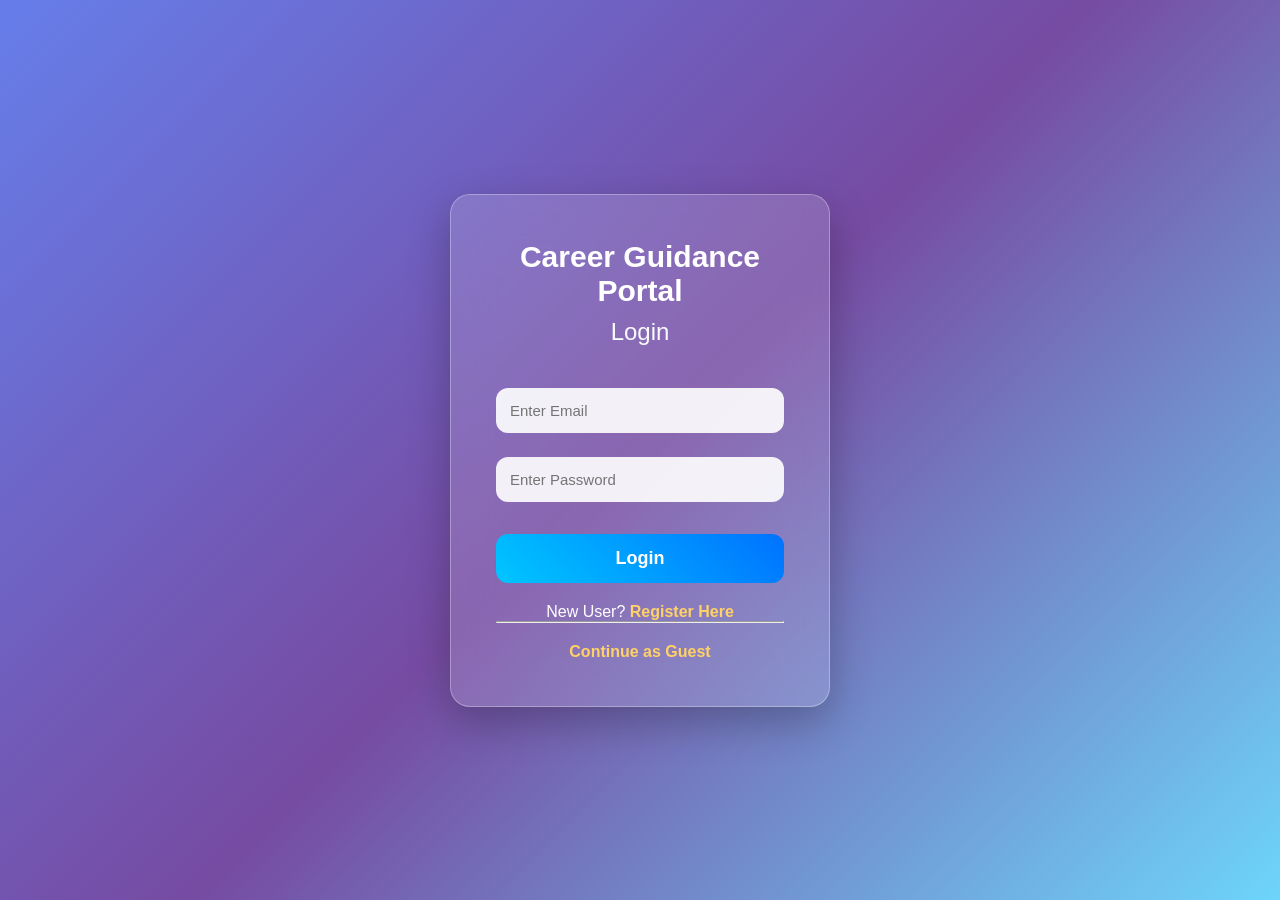
<file: login.html>
<!DOCTYPE html>
<html lang="en">
<head>
    <meta charset="UTF-8">
    <meta name="viewport" content="width=device-width, initial-scale=1.0">
    <title>Login | Career Guidance Portal</title>

    <link rel="stylesheet" href="login.css">
</head>
<body>

<div class="container">

    <div class="card">

        <h1>Career Guidance Portal</h1>

        <h2>Login</h2>

        <input
            type="email"
            id="email"
            placeholder="Enter Email">

        <input
            type="password"
            id="password"
            placeholder="Enter Password">

        <button onclick="loginUser()">
            Login
        </button>

        <p>
            New User?
            <a href="register.html">Register Here</a>
        </p>

        <hr>

        <p>
            <a href="index.html">Continue as Guest</a>
        </p>

    </div>

</div>

<script src="login.js"></script>

</body>
</html>
</file>
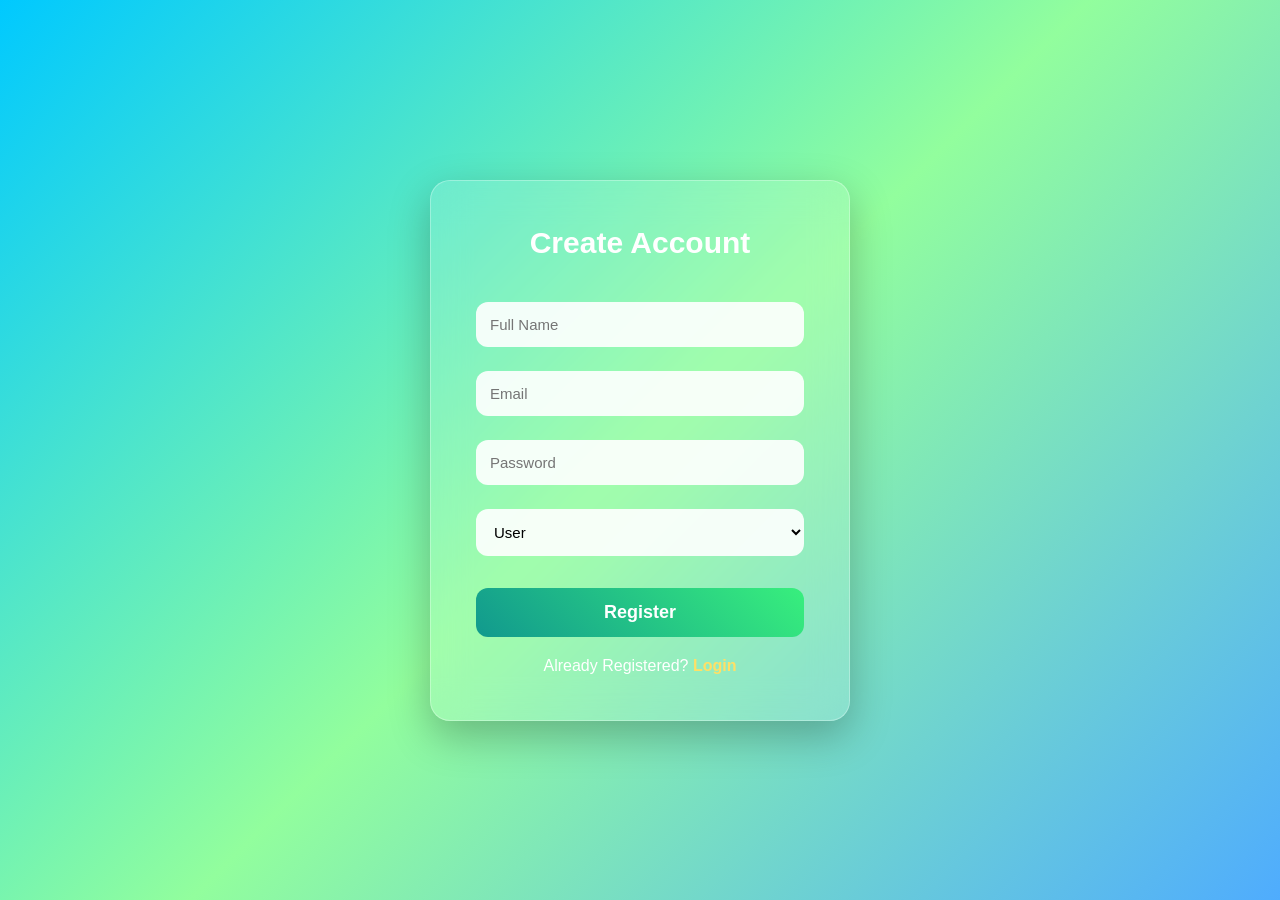
<file: register.html>
<!DOCTYPE html>
<html lang="en">
<head>

<meta charset="UTF-8">

<meta
name="viewport"
content="width=device-width, initial-scale=1.0">

<title>Register</title>

<link
rel="stylesheet"
href="register.css">

</head>

<body>

<div class="container">

<div class="card">

<h1>Create Account</h1>

<input
type="text"
id="name"
placeholder="Full Name">

<input
type="email"
id="email"
placeholder="Email">

<input
type="password"
id="password"
placeholder="Password">

<select id="role">

<option value="USER">
User
</option>

<option value="ADMIN">
Admin
</option>

</select>

<button
onclick="registerUser()">

Register

</button>

<p>

Already Registered?

<a href="login.html">

Login

</a>

</p>

</div>

</div>

<script src="register.js"></script>

</body>
</html>
</file>
<file: login.css>
*{
    margin:0;
    padding:0;
    box-sizing:border-box;
    font-family:'Poppins',sans-serif;
}

body{
    height:100vh;
    display:flex;
    justify-content:center;
    align-items:center;
    background:linear-gradient(135deg,#667eea,#764ba2,#6dd5fa);
    overflow:hidden;
}

.container{
    width:100%;
    display:flex;
    justify-content:center;
    align-items:center;
}

.card{
    width:380px;
    padding:45px;
    border-radius:20px;
    background:rgba(255,255,255,0.15);
    backdrop-filter:blur(20px);
    border:1px solid rgba(255,255,255,.3);
    box-shadow:0 15px 40px rgba(0,0,0,.25);
    text-align:center;
    animation:fadeIn .8s ease;
}

@keyframes fadeIn{

from{
    opacity:0;
    transform:translateY(30px);
}

to{
    opacity:1;
    transform:translateY(0);
}

}

.card h1{
    color:#fff;
    font-size:30px;
    margin-bottom:10px;
}

.card h2{
    color:#f8fafc;
    margin-bottom:30px;
    font-weight:500;
}

input{
    width:100%;
    padding:14px;
    margin:12px 0;
    border:none;
    outline:none;
    border-radius:12px;
    background:rgba(255,255,255,.9);
    font-size:15px;
    transition:.3s;
}

input:focus{
    transform:scale(1.02);
    box-shadow:0 0 10px rgba(255,255,255,.8);
}

button{
    width:100%;
    padding:14px;
    margin-top:20px;
    border:none;
    border-radius:12px;
    background:linear-gradient(45deg,#00c6ff,#0072ff);
    color:white;
    font-size:18px;
    font-weight:bold;
    cursor:pointer;
    transition:.4s;
}

button:hover{
    transform:translateY(-3px);
    box-shadow:0 10px 20px rgba(0,114,255,.4);
}

p{
    margin-top:20px;
    color:white;
}

a{
    color:#ffd166;
    text-decoration:none;
    font-weight:bold;
}

a:hover{
    text-decoration:underline;
}
</file>
<file: register.css>
*{
    margin:0;
    padding:0;
    box-sizing:border-box;
    font-family:'Poppins',sans-serif;
}

body{
    height:100vh;
    display:flex;
    justify-content:center;
    align-items:center;
    background:linear-gradient(135deg,#00c9ff,#92fe9d,#4facfe);
}

.container{
    width:100%;
    display:flex;
    justify-content:center;
    align-items:center;
}

.card{

    width:420px;
    padding:45px;
    border-radius:20px;

    background:rgba(255,255,255,.15);

    backdrop-filter:blur(18px);

    border:1px solid rgba(255,255,255,.3);

    box-shadow:0 15px 40px rgba(0,0,0,.25);

    text-align:center;

    animation:slide .8s;
}

@keyframes slide{

from{

opacity:0;

transform:translateY(30px);

}

to{

opacity:1;

transform:translateY(0);

}

}

.card h1{

color:white;

margin-bottom:30px;

font-size:30px;

}

input,
select{

width:100%;

padding:14px;

margin:12px 0;

border:none;

outline:none;

border-radius:12px;

font-size:15px;

background:rgba(255,255,255,.9);

transition:.3s;

}

input:focus,
select:focus{

transform:scale(1.02);

box-shadow:0 0 10px rgba(255,255,255,.8);

}

button{

width:100%;

padding:14px;

margin-top:20px;

border:none;

border-radius:12px;

background:linear-gradient(45deg,#11998e,#38ef7d);

color:white;

font-size:18px;

font-weight:bold;

cursor:pointer;

transition:.4s;

}

button:hover{

transform:translateY(-3px);

box-shadow:0 10px 20px rgba(56,239,125,.4);

}

p{

margin-top:20px;

color:white;

}

a{

color:#ffe066;

text-decoration:none;

font-weight:bold;

}

a:hover{

text-decoration:underline;

}
</file>
